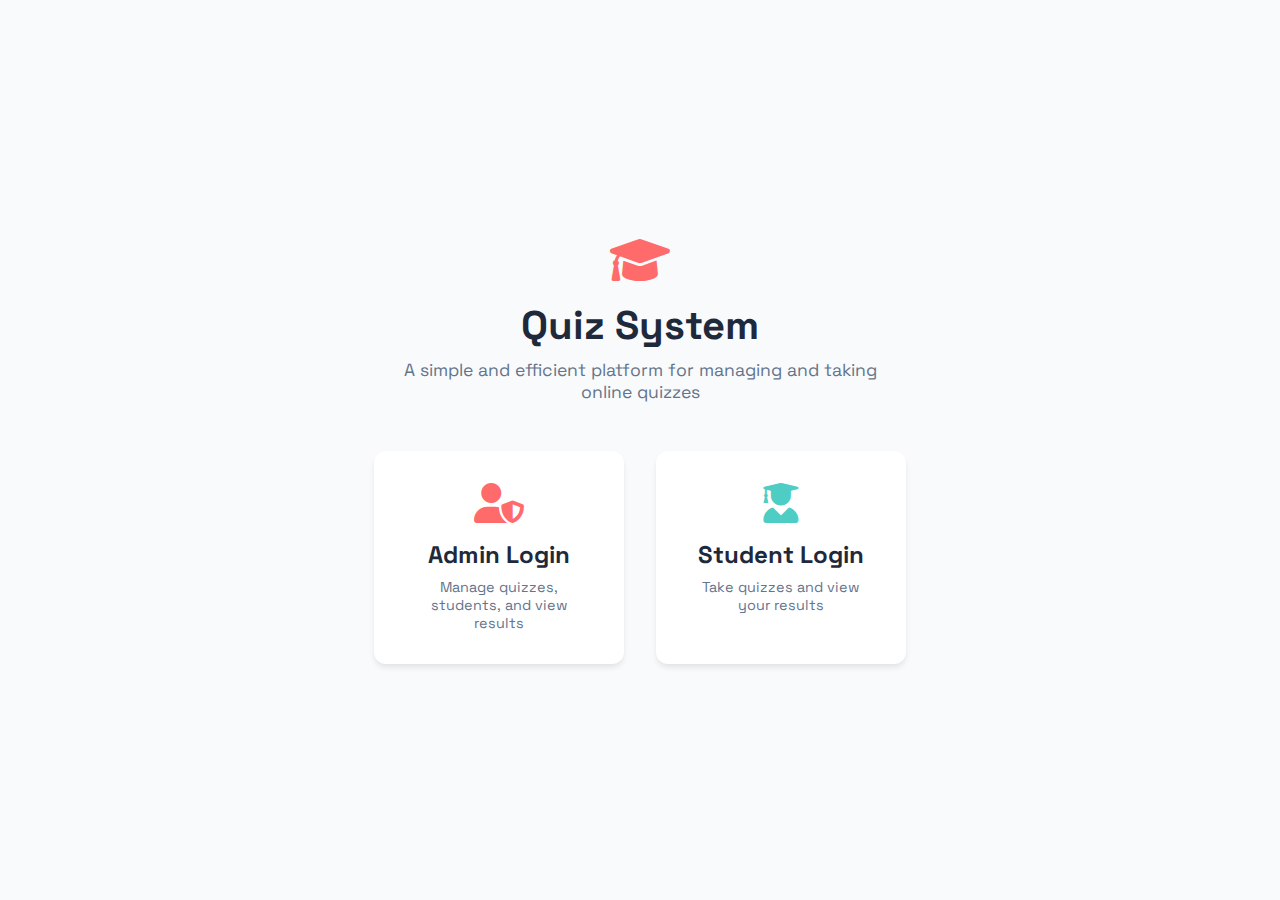
<file: index.html>
<!DOCTYPE html>
<html lang="en">
<head>
    <meta charset="UTF-8">
    <meta name="viewport" content="width=device-width, initial-scale=1.0">
    <title>Quiz System</title>
    <!-- Font Awesome for icons -->
    <link rel="stylesheet" href="https://cdnjs.cloudflare.com/ajax/libs/font-awesome/6.0.0/css/all.min.css">
    <!-- Google Fonts - Space Grotesk for modern typography -->
    <link href="https://fonts.googleapis.com/css2?family=Space+Grotesk:wght@400;500;600;700&display=swap" rel="stylesheet">
    <style>
        /* CSS Variables for consistent theming */
        :root {
            --bg: #f8fafc;          /* Light background color */
            --text: #1e293b;         /* Dark text color */
            --accent: #ff6b6b;        /* Primary accent color (coral) */
            --secondary: #4ecdc4;     /* Secondary accent color (teal) */
            --border: #e2e8f0;        /* Border color */
            --card-bg: #ffffff;       /* Card background color */
        }

        /* Reset default styles */
        * {
            margin: 0;
            padding: 0;
            box-sizing: border-box;
            font-family: 'Space Grotesk', sans-serif;
        }

        /* Base body styles */
        body {
            background: var(--bg);
            color: var(--text);
            min-height: 100vh;        /* Full viewport height */
            display: flex;
            flex-direction: column;
            align-items: center;
            justify-content: center;  /* Center content vertically */
            padding: 2rem;
        }

        /* Main container for content */
        .container {
            max-width: 800px;
            width: 100%;
            text-align: center;
        }

        /* Logo section styling */
        .logo {
            margin-bottom: 2rem;
        }

        /* Logo icon styling */
        .logo i {
            font-size: 3rem;
            color: var(--accent);
            margin-bottom: 1rem;
        }

        /* Logo heading styling */
        .logo h1 {
            font-size: 2.5rem;
            font-weight: 700;
            margin-bottom: 0.5rem;
        }

        /* Logo description text */
        .logo p {
            font-size: 1.1rem;
            color: #64748b;           /* Muted text color */
            max-width: 500px;
            margin: 0 auto;
        }

        /* Login options container */
        .login-options {
            display: flex;
            justify-content: center;
            gap: 2rem;                /* Space between login cards */
            margin-top: 3rem;
        }

        /* Individual login card styling */
        .login-card {
            background: var(--card-bg);
            border-radius: 12px;
            padding: 2rem;
            width: 250px;
            box-shadow: 0 4px 6px -1px rgba(0, 0, 0, 0.1);  /* Subtle shadow */
            transition: transform 0.2s, box-shadow 0.2s;      /* Smooth hover effect */
            cursor: pointer;
            text-decoration: none;
            color: var(--text);
        }

        /* Hover effect for login cards */
        .login-card:hover {
            transform: translateY(-5px);                      /* Slight lift effect */
            box-shadow: 0 10px 15px -3px rgba(0, 0, 0, 0.1); /* Enhanced shadow */
        }

        /* Icon styling within login cards */
        .login-card i {
            font-size: 2.5rem;
            margin-bottom: 1rem;
        }

        /* Admin card icon color */
        .login-card.admin i {
            color: var(--accent);
        }

        /* Student card icon color */
        .login-card.student i {
            color: var(--secondary);
        }

        /* Card heading styling */
        .login-card h2 {
            font-size: 1.5rem;
            margin-bottom: 0.5rem;
        }

        /* Card description text */
        .login-card p {
            font-size: 0.9rem;
            color: #64748b;           /* Muted text color */
        }

        /* Responsive design for mobile devices */
        @media (max-width: 600px) {
            /* Stack login cards vertically on small screens */
            .login-options {
                flex-direction: column;
                align-items: center;
            }
            
            /* Adjust card width for mobile */
            .login-card {
                width: 100%;
                max-width: 300px;
            }
        }
    </style>
</head>
<body>
    <!-- Main content container -->
    <div class="container">
        <!-- Logo and title section -->
        <div class="logo">
            <i class="fas fa-graduation-cap"></i>  <!-- Graduation cap icon -->
            <h1>Quiz System</h1>
            <p>A simple and efficient platform for managing and taking online quizzes</p>
        </div>
        
        <!-- Login options section with two cards -->
        <div class="login-options">
            <!-- Admin login card -->
            <a href="admin/login.html" class="login-card admin">
                <i class="fas fa-user-shield"></i>  <!-- Shield icon for admin -->
                <h2>Admin Login</h2>
                <p>Manage quizzes, students, and view results</p>
            </a>
            
            <!-- Student login card -->
            <a href="student/login.html" class="login-card student">
                <i class="fas fa-user-graduate"></i>  <!-- Graduate icon for student -->
                <h2>Student Login</h2>
                <p>Take quizzes and view your results</p>
            </a>
        </div>
    </div>
</body>
</html>
</file>
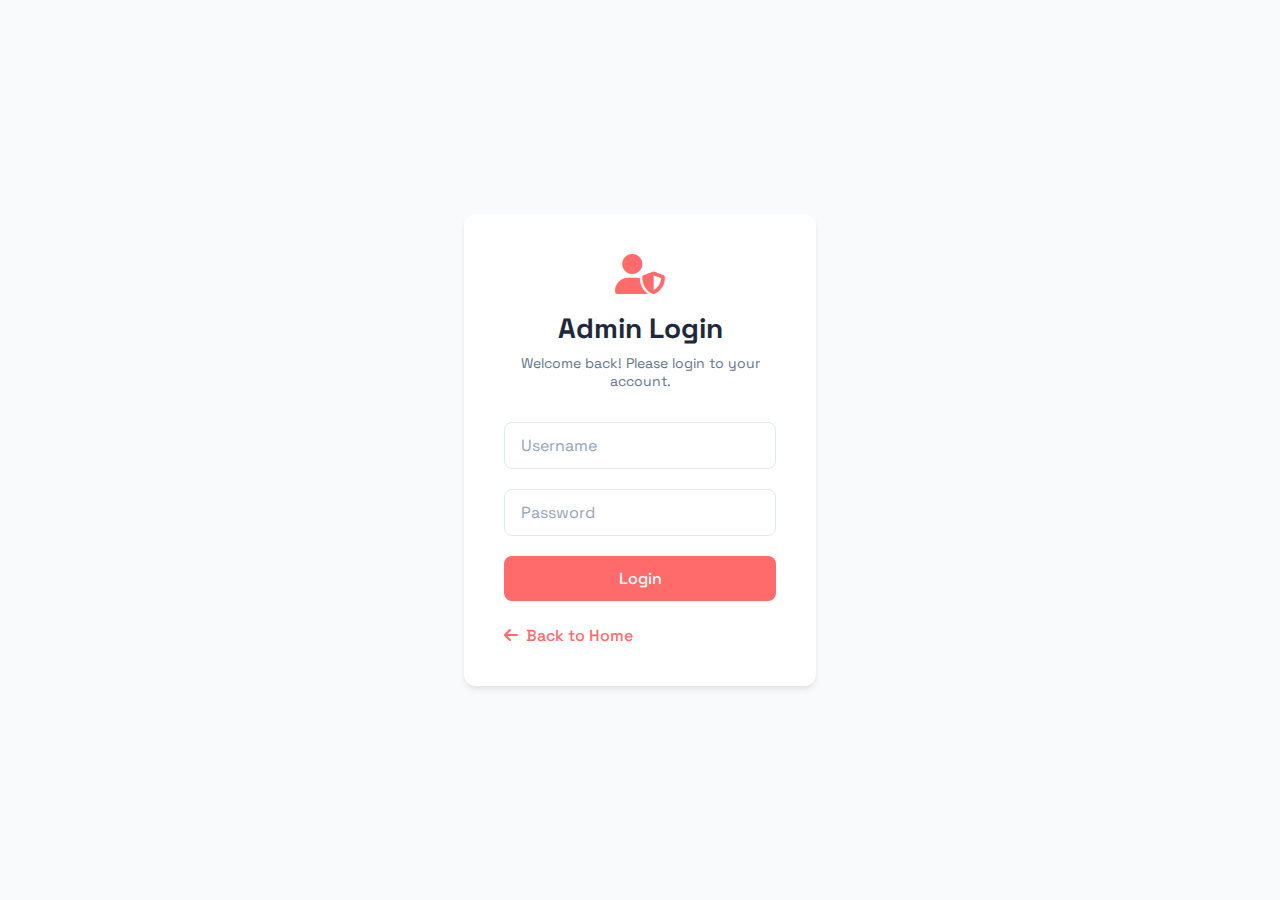
<file: admin/dashboard.html>
<!DOCTYPE html>
<html lang="en">
<head>
    <meta charset="UTF-8">
    <meta name="viewport" content="width=device-width, initial-scale=1.0">
    <title>Admin Dashboard - ExamPro</title>
    <link rel="stylesheet" href="https://cdnjs.cloudflare.com/ajax/libs/font-awesome/6.0.0/css/all.min.css">
    <link href="https://fonts.googleapis.com/css2?family=Space+Grotesk:wght@400;500;600;700&display=swap" rel="stylesheet">
    <style>
        :root {
            --bg: #f8fafc;
            --text: #1e293b;
            --accent: #ff6b6b;
            --secondary: #4ecdc4;
            --border: #e2e8f0;
            --error: #ef4444;
            --success: #22c55e;
            --warning: #f59e0b;
            --card-bg: #ffffff;
            --sidebar-width: 250px;
        }
        
        * {
            margin: 0;
            padding: 0;
            box-sizing: border-box;
            font-family: 'Space Grotesk', sans-serif;
        }

        body {
            background: var(--bg);
            color: var(--text);
            min-height: 100vh;
            display: flex;
        }

        /* Main Layout */
        .main-content {
            flex: 1;
            margin-left: var(--sidebar-width);
            padding: 2rem;
        }

        /* Sidebar */
        .sidebar {
            width: var(--sidebar-width);
            background: var(--card-bg);
            border-right: 1px solid var(--border);
            padding: 1.5rem;
            position: fixed;
            height: 100vh;
            overflow-y: auto;
        }

        .sidebar-header {
            display: flex;
            align-items: center;
            gap: 0.75rem;
            margin-bottom: 2rem;
            padding-bottom: 1rem;
            border-bottom: 1px solid var(--border);
        }

        .sidebar-header i {
            font-size: 1.5rem;
            color: var(--accent);
        }

        .sidebar-header h2 {
            font-size: 1.25rem;
            font-weight: 700;
        }

        .nav-menu {
            list-style: none;
        }

        .nav-item {
            margin-bottom: 0.5rem;
        }

        .nav-link {
            display: flex;
            align-items: center;
            gap: 0.75rem;
            padding: 0.75rem 1rem;
            color: var(--text);
            text-decoration: none;
            border-radius: 8px;
            transition: all 0.2s;
        }

        .nav-link:hover, .nav-link.active {
            background: var(--accent);
            color: white;
        }

        .nav-link i {
            font-size: 1.25rem;
        }

        /* Cards */
        .card {
            background: var(--card-bg);
            border-radius: 12px;
            padding: 1.5rem;
            box-shadow: 0 4px 6px -1px rgba(0, 0, 0, 0.1);
            margin-bottom: 1.5rem;
        }

        .card-header {
            display: flex;
            justify-content: space-between;
            align-items: center;
            margin-bottom: 1.5rem;
        }

        .card-header h3 {
            font-size: 1.25rem;
            font-weight: 600;
        }

        /* Forms */
        .form-group {
            margin-bottom: 1.25rem;
        }

        .form-control {
            width: 100%;
            padding: 0.75rem 1rem;
            border: 1px solid var(--border);
            border-radius: 8px;
            font-size: 1rem;
            transition: all 0.2s;
        }

        textarea.form-control {
            min-height: 100px;
            resize: vertical;
        }

        /* Buttons */
        .btn {
            padding: 0.75rem 1.5rem;
            border: none;
            border-radius: 8px;
            font-size: 1rem;
            font-weight: 500;
            cursor: pointer;
            transition: all 0.2s;
        }

        .btn-primary {
            background: var(--accent);
            color: white;
        }

        .btn-secondary {
            background: #4a5568;
            color: white;
            margin-right: 0.5rem;
        }

        .btn-danger {
            background: #e53e3e;
            color: white;
        }

        /* Tables */
        .table-container {
            overflow-x: auto;
            margin-top: 1rem;
        }

        table {
            width: 100%;
            border-collapse: collapse;
        }

        th, td {
            text-align: left;
            padding: 0.75rem;
            border-bottom: 1px solid var(--border);
        }

        th {
            background: var(--bg);
            font-weight: 600;
        }

        tr:hover {
            background: var(--bg);
        }

        /* Question Management */
        .option-input {
            display: flex;
            align-items: center;
            gap: 1rem;
            margin-bottom: 0.5rem;
        }

        .add-option-btn {
            background: #48bb78;
            color: white;
            padding: 0.5rem 1rem;
            border: none;
            border-radius: 0.25rem;
            cursor: pointer;
            margin-top: 0.5rem;
        }

        /* Student Credentials */
        .credentials-display {
            margin-top: 1rem;
            padding: 1rem;
            background: #f7fafc;
            border-radius: 0.5rem;
            border: 1px solid #e2e8f0;
        }

        /* Tab Content */
        .tab-content {
            display: none;
        }

        .tab-content.active {
            display: block;
        }

        /* Responsive Design */
        @media (max-width: 768px) {
            :root {
                --sidebar-width: 0px;
            }

            .sidebar {
                transform: translateX(-100%);
                transition: transform 0.3s ease;
                z-index: 1000;
            }

            .sidebar.active {
                transform: translateX(0);
                width: 250px;
            }

            .main-content {
                margin-left: 0;
                padding: 1rem;
            }

            .card {
                padding: 1rem;
            }

            .card-header {
                flex-direction: column;
                gap: 1rem;
                align-items: flex-start;
            }

            .table-container {
                margin: 0 -1rem;
                padding: 0 1rem;
            }

            table {
                font-size: 0.9rem;
            }

            th, td {
                padding: 0.5rem;
            }

            .btn {
                width: 100%;
                margin-bottom: 0.5rem;
            }

            .btn-secondary {
                margin-right: 0;
            }

            .form-group {
                margin-bottom: 1rem;
            }

            .option-input {
                flex-direction: column;
                gap: 0.5rem;
            }

            .option-input input {
                width: 100%;
            }

            .option-input button {
                width: 100%;
            }
        }

        /* Mobile Menu Button */
        .mobile-menu-btn {
            display: none;
            position: fixed;
            top: 1rem;
            left: 1rem;
            z-index: 1001;
            background: var(--accent);
            color: white;
            border: none;
            border-radius: 8px;
            padding: 0.5rem;
            cursor: pointer;
        }

        @media (max-width: 768px) {
            .mobile-menu-btn {
                display: block;
            }
        }
    </style>
</head>
<body>
    <button class="mobile-menu-btn" onclick="toggleSidebar()">
        <i class="fas fa-bars"></i>
    </button>
    <div class="sidebar">
        <div class="sidebar-header">
            <i class="fas fa-graduation-cap"></i>
            <h2>ExamPro</h2>
        </div>
        <ul class="nav-menu">
            <li class="nav-item">
                <a href="#" class="nav-link active" onclick="showTab('students')">
                    <i class="fas fa-user-graduate"></i>
                    Students
                </a>
            </li>
            <li class="nav-item">
                <a href="#" class="nav-link" onclick="showTab('exams')">
                    <i class="fas fa-file-alt"></i>
                    Exams
                </a>
            </li>
            <li class="nav-item">
                <a href="#" class="nav-link" onclick="showTab('questions')">
                    <i class="fas fa-question-circle"></i>
                    Questions
                </a>
            </li>
            <li class="nav-item">
                <a href="#" class="nav-link" onclick="showTab('results')">
                    <i class="fas fa-chart-bar"></i>
                    Results
                </a>
            </li>
        </ul>
    </div>

    <div class="main-content">
        <div class="header">
            <h1>Admin Dashboard</h1>
            <div class="user-menu">
                <button onclick="logout()">
                    <i class="fas fa-sign-out-alt"></i>
                    Logout
                </button>
            </div>
        </div>

        <div id="students" class="tab-content active">
            <div class="card">
                <div class="card-header">
                    <h3>Add New Student</h3>
                </div>
                <form id="addStudentForm" onsubmit="return handleAddStudent(event)">
                    <div class="form-group">
                        <input type="text" class="form-control" id="studentName" placeholder="Student Name" required>
                    </div>
                    <div class="form-group">
                        <input type="text" class="form-control" id="studentId" placeholder="Student ID" required>
                    </div>
                    <div class="form-group">
                        <input type="password" class="form-control" id="studentPassword" placeholder="Password" required>
                    </div>
                    <button type="submit" class="btn btn-primary">Add Student</button>
                </form>
                <div id="studentCredentials" class="credentials-display" style="display: none;">
                    <h4>Student Credentials:</h4>
                    <p>ID: <span id="newStudentId"></span></p>
                    <p>Password: <span id="newStudentPassword"></span></p>
                </div>
            </div>

            <div class="card">
                <div class="card-header">
                    <h3>Student List</h3>
                </div>
                <div class="table-container">
                    <table id="studentTable">
                        <thead>
                            <tr>
                                <th>ID</th>
                                <th>Name</th>
                                <th>Actions</th>
                            </tr>
                        </thead>
                        <tbody id="studentList"></tbody>
                    </table>
                </div>
            </div>
        </div>

        <div id="exams" class="tab-content">
            <div class="card">
                <div class="card-header">
                    <h3>Create New Exam</h3>
                </div>
                <form id="createExamForm" onsubmit="return handleCreateExam(event)">
                    <div class="form-group">
                        <input type="text" class="form-control" id="examTitle" placeholder="Exam Title" required>
                    </div>
                    <div class="form-group">
                        <textarea class="form-control" id="examDescription" placeholder="Exam Description" required></textarea>
                    </div>
                    <div class="form-group">
                        <input type="number" class="form-control" id="examDuration" placeholder="Duration (minutes)" required>
                    </div>
                    <button type="submit" class="btn btn-primary">Create Exam</button>
                </form>
            </div>

            <div class="card">
                <div class="card-header">
                    <h3>Exam List</h3>
                </div>
                <div class="table-container">
                    <table id="examTable">
                        <thead>
                            <tr>
                                <th>Title</th>
                                <th>Description</th>
                                <th>Duration</th>
                                <th>Questions</th>
                                <th>Actions</th>
                            </tr>
                        </thead>
                        <tbody id="examList"></tbody>
                    </table>
                </div>
            </div>
        </div>

        <div id="questions" class="tab-content">
            <div class="card">
                <div class="card-header">
                    <h3>Add Questions to Exam</h3>
                </div>
                <form id="addQuestionForm" onsubmit="handleAddQuestion(event)">
                    <div class="form-group">
                        <select class="form-control" id="examSelect" required>
                            <option value="">Select Exam</option>
                        </select>
                    </div>
                    <div class="form-group">
                        <textarea class="form-control" id="questionText" placeholder="Question Text" required></textarea>
                    </div>
                    <div id="optionsContainer">
                        <div class="option-input">
                            <input type="text" class="form-control" placeholder="Option 1" required>
                            <input type="radio" name="correctAnswer" value="0" required> Correct
                        </div>
                        <div class="option-input">
                            <input type="text" class="form-control" placeholder="Option 2" required>
                            <input type="radio" name="correctAnswer" value="1" required> Correct
                        </div>
                    </div>
                    <button type="button" class="add-option-btn" onclick="addOption()">Add Option</button>
                    <button type="submit" class="btn btn-primary" style="margin-top: 1rem;">Add Question</button>
                </form>
            </div>

            <div class="card">
                <div class="card-header">
                    <h3>Questions List</h3>
                </div>
                <div id="questionsList"></div>
            </div>
        </div>

        <div id="results" class="tab-content">
            <div class="card">
                <div class="card-header">
                    <h3>Exam Results</h3>
                </div>
                <div class="table-container">
                    <table id="resultsTable">
                        <thead>
                            <tr>
                                <th>Student ID</th>
                                <th>Student Name</th>
                                <th>Exam</th>
                                <th>Score</th>
                                <th>Date</th>
                            </tr>
                        </thead>
                        <tbody id="resultsList"></tbody>
                    </table>
                </div>
            </div>
        </div>
    </div>

    <script>
        // =============================================
        // AUTHENTICATION AND INITIALIZATION
        // =============================================
        // Check if admin is logged in
        window.onload = function() {
            const admin = JSON.parse(localStorage.getItem('currentAdmin'));
            if (!admin) {
                window.location.href = 'login.html';
                return;
            }

            // Initialize dashboard based on current page
            const currentPage = window.location.hash.slice(1) || 'students';
            showTab(currentPage);
            loadData(currentPage);
        };

        // =============================================
        // Tab Navigation System
        // =============================================
        function showTab(tabName) {
            // Hide all tab content
            document.querySelectorAll('.tab-content').forEach(tab => {
                tab.style.display = 'none';
            });

            // Show selected tab content
            document.getElementById(tabName).style.display = 'block';

            // Update active state in navigation
            document.querySelectorAll('.nav-link').forEach(link => {
                link.classList.remove('active');
                if (link.getAttribute('href') === `#${tabName}`) {
                    link.classList.add('active');
                }
            });
        }

        // =============================================
        // Student Management
        // =============================================
        function loadStudents() {
            const students = JSON.parse(localStorage.getItem('students') || '[]');
            const studentList = document.getElementById('studentList');
            
            if (studentList) {
                if (students.length === 0) {
                    studentList.innerHTML = '<tr><td colspan="3" style="text-align: center;">No students added yet</td></tr>';
                } else {
                    studentList.innerHTML = students.map(student => `
                        <tr>
                            <td>${student.id}</td>
                            <td>${student.name}</td>
                            <td>
                                <button onclick="resetPassword('${student.id}')" class="btn btn-secondary">Reset Password</button>
                                <button onclick="deleteStudent('${student.id}')" class="btn btn-danger">Delete</button>
                            </td>
                        </tr>
                    `).join('');
                }
            }
        }

        function handleAddStudent(event) {
            event.preventDefault();
            
            // Get form values
            const name = document.getElementById('studentName').value;
            const id = document.getElementById('studentId').value;
            const password = document.getElementById('studentPassword').value;

            // Get existing students or initialize empty array
            let students = JSON.parse(localStorage.getItem('students') || '[]');
            
            // Check if student ID already exists
            if (students.some(student => student.id === id)) {
                alert('Student ID already exists!');
                return;
            }

            // Add new student
            const newStudent = { id, name, password };
            students.push(newStudent);
            
            // Save to localStorage
            localStorage.setItem('students', JSON.stringify(students));
            
            // Show credentials
            document.getElementById('newStudentId').textContent = id;
            document.getElementById('newStudentPassword').textContent = password;
            document.getElementById('studentCredentials').style.display = 'block';
            
            // Reset form
            event.target.reset();
            
            // Reload student list
            loadStudents();
            
            alert('Student added successfully!');
        }

        function deleteStudent(studentId) {
            if (confirm('Are you sure you want to delete this student?')) {
                let students = JSON.parse(localStorage.getItem('students') || '[]');
                students = students.filter(student => student.id !== studentId);
                localStorage.setItem('students', JSON.stringify(students));
                loadStudents();
            }
        }

        function resetPassword(studentId) {
            let students = JSON.parse(localStorage.getItem('students') || '[]');
            const student = students.find(s => s.id === studentId);
            
            if (student) {
                const newPassword = Math.random().toString(36).substring(2, 8);
                student.password = newPassword;
                localStorage.setItem('students', JSON.stringify(students));
                alert(`New password for ${student.name}: ${newPassword}`);
            }
        }

        // =============================================
        // Exam Management
        // =============================================
        function loadExams() {
            const exams = JSON.parse(localStorage.getItem('exams') || '[]');
            const examList = document.getElementById('examList');
            
            if (examList) {
                if (exams.length === 0) {
                    examList.innerHTML = '<tr><td colspan="5" style="text-align: center;">No exams created yet</td></tr>';
                } else {
                    examList.innerHTML = exams.map(exam => `
                        <tr>
                            <td>${exam.title}</td>
                            <td>${exam.description}</td>
                            <td>${exam.duration} minutes</td>
                            <td>${exam.questions ? exam.questions.length : 0}</td>
                            <td>
                                <button onclick="editExam('${exam.id}')" class="btn btn-secondary">Edit</button>
                                <button onclick="deleteExam('${exam.id}')" class="btn btn-danger">Delete</button>
                            </td>
                        </tr>
                    `).join('');
                }
            }

            // Also update the exam select dropdown for questions
            const examSelect = document.getElementById('examSelect');
            if (examSelect) {
                examSelect.innerHTML = `
                    <option value="">Select Exam</option>
                    ${exams.map(exam => `
                        <option value="${exam.id}">${exam.title}</option>
                    `).join('')}
                `;
            }
        }

        function handleCreateExam(event) {
            event.preventDefault();
            
            // Get form values
            const title = document.getElementById('examTitle').value;
            const description = document.getElementById('examDescription').value;
            const duration = document.getElementById('examDuration').value;

            // Get existing exams or initialize empty array
            let exams = JSON.parse(localStorage.getItem('exams') || '[]');
            
            // Create new exam object
            const newExam = {
                id: Date.now().toString(), // Unique ID using timestamp
                title,
                description,
                duration,
                questions: []
            };
            
            // Add to exams array
            exams.push(newExam);
            
            // Save to localStorage
            localStorage.setItem('exams', JSON.stringify(exams));
            
            // Reset form
            event.target.reset();
            
            // Reload exam list
            loadExams();
            
            alert('Exam created successfully!');
        }

        function deleteExam(examId) {
            if (confirm('Are you sure you want to delete this exam?')) {
                let exams = JSON.parse(localStorage.getItem('exams') || '[]');
                exams = exams.filter(exam => exam.id !== examId);
                localStorage.setItem('exams', JSON.stringify(exams));
                loadExams();
            }
        }

        function editExam(examId) {
            const exams = JSON.parse(localStorage.getItem('exams') || '[]');
            const exam = exams.find(e => e.id === examId);
            
            if (exam) {
                // For now, just show the questions tab
                document.getElementById('examSelect').value = examId;
                showTab('questions');
                loadQuestions(examId);
            }
        }

        // =============================================
        // Question Management
        // =============================================
        function loadExamSelect() {
            const exams = JSON.parse(localStorage.getItem('exams') || '[]');
            const select = document.getElementById('examSelect');
            select.innerHTML = '<option value="">Select Exam</option>';
            
            exams.forEach(exam => {
                const option = document.createElement('option');
                option.value = exam.id;
                option.textContent = exam.title;
                select.appendChild(option);
            });
        }

        function addOption() {
            const optionsContainer = document.getElementById('optionsContainer');
            const optionCount = optionsContainer.children.length;
            
            const optionDiv = document.createElement('div');
            optionDiv.className = 'option-input';
            optionDiv.innerHTML = `
                <input type="text" placeholder="Option ${optionCount + 1}" required>
                <input type="radio" name="correctAnswer" value="${optionCount}" required>
                <label>Correct Answer</label>
                <button type="button" onclick="this.parentElement.remove()" class="btn-delete">Remove</button>
            `;
            
            optionsContainer.appendChild(optionDiv);
        }

        function handleAddQuestion(event) {
            event.preventDefault();
            const form = event.target;
            const examId = form.examSelect.value;
            
            if (!examId) {
                alert('Please select an exam');
                return;
            }

            // Gather question data
            const question = {
                text: form.questionText.value,
                options: [],
                correctAnswer: parseInt(form.querySelector('input[name="correctAnswer"]:checked').value)
            };

            // Get options
            form.querySelectorAll('.option-input input[type="text"]').forEach(input => {
                question.options.push(input.value);
            });

            // Save question to exam
            const exams = JSON.parse(localStorage.getItem('exams') || '[]');
            const examIndex = exams.findIndex(e => e.id === examId);
            
            if (examIndex !== -1) {
                if (!exams[examIndex].questions) {
                    exams[examIndex].questions = [];
                }
                exams[examIndex].questions.push(question);
                localStorage.setItem('exams', JSON.stringify(exams));
                
                // Reset form and reload questions
                form.reset();
                loadQuestions(examId);
            }
        }

        function loadQuestions(examId) {
            const exams = JSON.parse(localStorage.getItem('exams') || '[]');
            const exam = exams.find(e => e.id === examId);
            const questionsList = document.getElementById('questionsList');
            
            if (questionsList && exam) {
                if (!exam.questions || exam.questions.length === 0) {
                    questionsList.innerHTML = '<p>No questions added to this exam yet.</p>';
                } else {
                    questionsList.innerHTML = `
                        <table>
                            <thead>
                                <tr>
                                    <th>#</th>
                                    <th>Question</th>
                                    <th>Options</th>
                                    <th>Correct Answer</th>
                                    <th>Actions</th>
                                </tr>
                            </thead>
                            <tbody>
                                ${exam.questions.map((question, index) => `
                                    <tr>
                                        <td>${index + 1}</td>
                                        <td>${question.text}</td>
                                        <td>${question.options.join(', ')}</td>
                                        <td>${question.options[question.correctAnswer]}</td>
                                        <td>
                                            <button onclick="deleteQuestion('${examId}', ${index})" class="btn btn-danger">Delete</button>
                                        </td>
                                    </tr>
                                `).join('')}
                            </tbody>
                        </table>
                    `;
                }
            }
        }

        function deleteQuestion(examId, questionIndex) {
            if (confirm('Are you sure you want to delete this question?')) {
                let exams = JSON.parse(localStorage.getItem('exams') || '[]');
                const examIndex = exams.findIndex(e => e.id === examId);
                
                if (examIndex !== -1) {
                    exams[examIndex].questions.splice(questionIndex, 1);
                    localStorage.setItem('exams', JSON.stringify(exams));
                    loadQuestions(examId);
                }
            }
        }

        // =============================================
        // Results Management
        // =============================================
        function loadResults() {
            const results = JSON.parse(localStorage.getItem('results') || '[]');
            const tbody = document.querySelector('#resultsTable tbody');
            tbody.innerHTML = '';

            results.forEach(result => {
                const tr = document.createElement('tr');
                const scorePercentage = Math.round((result.score / result.totalQuestions) * 100);
                tr.innerHTML = `
                    <td>${result.studentName}</td>
                    <td>${result.examTitle}</td>
                    <td>${result.score}/${result.totalQuestions}</td>
                    <td>${scorePercentage}%</td>
                    <td>${new Date(result.date).toLocaleString()}</td>
                `;
                tbody.appendChild(tr);
            });
        }

        // =============================================
        // Data Loading and Tab Management
        // =============================================
        function loadData(tabName) {
            switch(tabName) {
                case 'students':
                    loadStudents();
                    break;
                case 'exams':
                    loadExams();
                    loadExamSelect();
                    break;
                case 'questions':
                    loadExamSelect();
                    break;
                case 'results':
                    loadResults();
                    break;
            }
        }

        // =============================================
        // Authentication
        // =============================================
        function logout() {
            localStorage.removeItem('currentAdmin');
            window.location.href = 'login.html';
        }

        // Add this at the beginning of your script section
        function toggleSidebar() {
            const sidebar = document.querySelector('.sidebar');
            sidebar.classList.toggle('active');
        }

        // Close sidebar when clicking outside on mobile
        document.addEventListener('click', function(event) {
            const sidebar = document.querySelector('.sidebar');
            const mobileMenuBtn = document.querySelector('.mobile-menu-btn');
            
            if (window.innerWidth <= 768) {
                if (!sidebar.contains(event.target) && !mobileMenuBtn.contains(event.target)) {
                    sidebar.classList.remove('active');
                }
            }
        });
    </script>
</body>
</html>
</file>
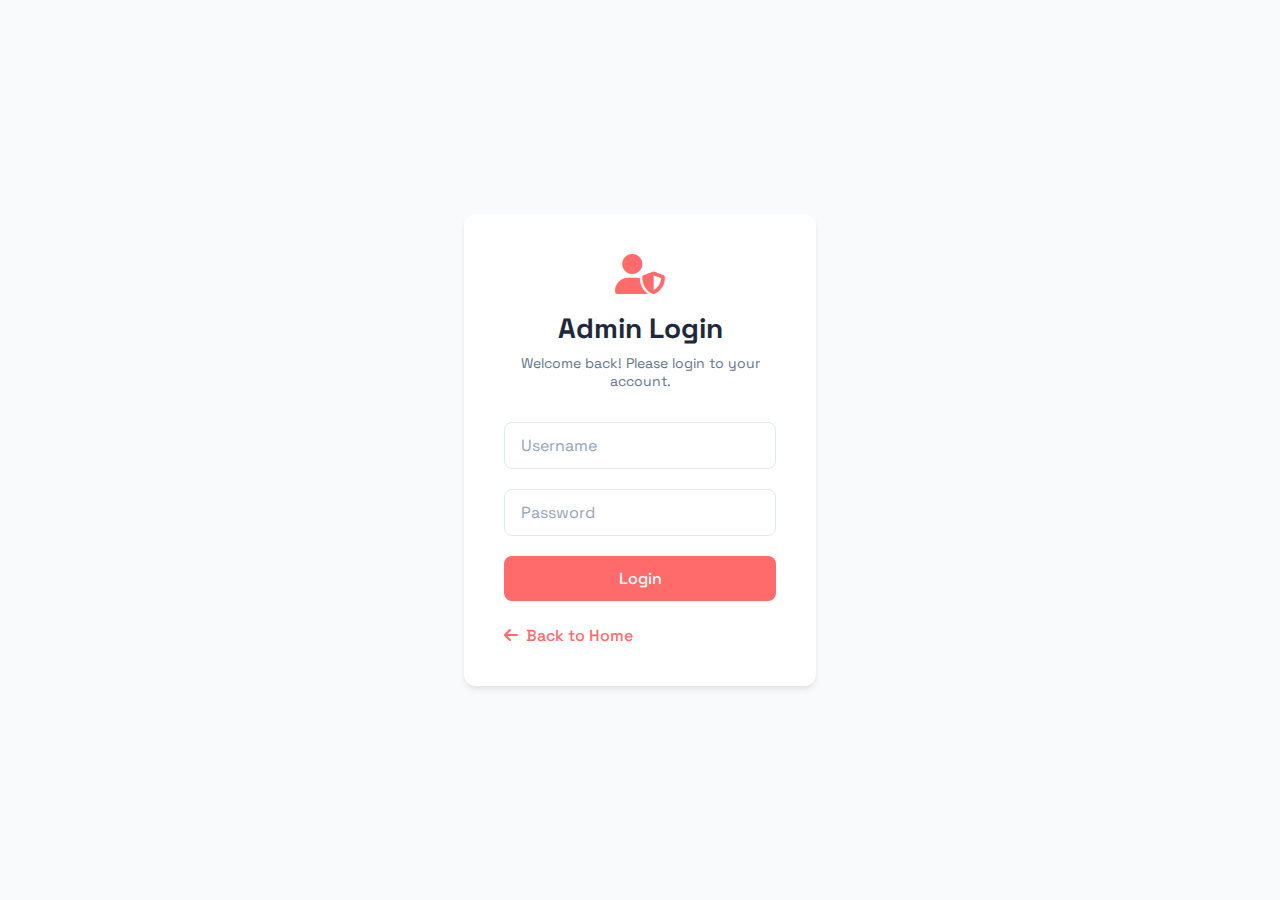
<file: admin/login.html>
<!DOCTYPE html>
<html lang="en">
<head>
    <meta charset="UTF-8">
    <meta name="viewport" content="width=device-width, initial-scale=1.0">
    <title>Admin Login - ExamPro</title>
    <!-- Font Awesome for icons -->
    <link rel="stylesheet" href="https://cdnjs.cloudflare.com/ajax/libs/font-awesome/6.0.0/css/all.min.css">
    <!-- Google Fonts - Space Grotesk for modern typography -->
    <link href="https://fonts.googleapis.com/css2?family=Space+Grotesk:wght@400;500;600;700&display=swap" rel="stylesheet">
    <style>
        /* CSS Variables for consistent theming */
        :root {
            --bg: #f8fafc;          /* Light background color */
            --text: #1e293b;         /* Dark text color */
            --accent: #ff6b6b;        /* Primary accent color (coral) */
            --secondary: #4ecdc4;     /* Secondary accent color (teal) */
            --border: #e2e8f0;        /* Border color */
            --error: #ef4444;         /* Error message color */
            --success: #22c55e;       /* Success message color */
        }

        /* Reset default styles */
        * {
            margin: 0;
            padding: 0;
            box-sizing: border-box;
            font-family: 'Space Grotesk', sans-serif;
        }

        /* Base body styles with centered content */
        body {
            background: var(--bg);
            color: var(--text);
            min-height: 100vh;
            display: flex;
            align-items: center;
            justify-content: center;
        }

        /* Main container for responsive width */
        .container {
            width: 100%;
            max-width: 400px;
            padding: 0 1.5rem;
        }

        /* Login form container with shadow and rounded corners */
        .login-container {
            background: white;
            padding: 2.5rem;
            border-radius: 12px;
            box-shadow: 0 4px 6px -1px rgba(0, 0, 0, 0.1);
        }

        /* Header section with icon and text */
        .login-header {
            text-align: center;
            margin-bottom: 2rem;
        }

        /* Admin icon styling */
        .login-header i {
            font-size: 2.5rem;
            color: var(--accent);
            margin-bottom: 1rem;
        }

        /* Header title styling */
        .login-header h1 {
            font-size: 1.75rem;
            font-weight: 700;
            color: var(--text);
            margin-bottom: 0.5rem;
        }

        /* Header subtitle styling */
        .login-header p {
            color: #64748b;
            font-size: 0.875rem;
        }

        /* Form group spacing */
        .form-group {
            margin-bottom: 1.25rem;
        }

        /* Input field styling */
        .form-control {
            width: 100%;
            padding: 0.75rem 1rem;
            border: 1px solid var(--border);
            border-radius: 8px;
            font-size: 1rem;
            transition: all 0.2s;
            color: var(--text);
        }

        /* Input field focus state */
        .form-control:focus {
            outline: none;
            border-color: var(--accent);
            box-shadow: 0 0 0 3px rgba(255, 107, 107, 0.1);
        }

        /* Placeholder text styling */
        .form-control::placeholder {
            color: #94a3b8;
        }

        /* Button base styles */
        .btn {
            width: 100%;
            padding: 0.75rem 1.5rem;
            border: none;
            border-radius: 8px;
            font-size: 1rem;
            font-weight: 500;
            cursor: pointer;
            transition: all 0.2s;
        }

        /* Primary button styling */
        .btn-primary {
            background: var(--accent);
            color: white;
        }

        /* Primary button hover effect */
        .btn-primary:hover {
            background: #ff5252;
            transform: translateY(-1px);
        }

        /* Back to home link styling */
        .back-link {
            display: inline-flex;
            align-items: center;
            gap: 0.5rem;
            color: var(--accent);
            text-decoration: none;
            font-weight: 500;
            margin-top: 1.5rem;
            transition: color 0.2s;
        }

        /* Back link hover effect */
        .back-link:hover {
            color: #ff5252;
        }

        /* Error message styling */
        .error-message {
            color: var(--error);
            font-size: 0.875rem;
            margin-top: 0.5rem;
            display: none;
        }

        /* Mobile responsive adjustments */
        @media (max-width: 480px) {
            .login-container {
                padding: 2rem;
            }
        }
    </style>
</head>
<body>
    <!-- Main content container -->
    <div class="container">
        <!-- Login form container -->
        <div class="login-container">
            <!-- Header with icon and welcome message -->
            <div class="login-header">
                <i class="fas fa-user-shield"></i>  <!-- Admin shield icon -->
                <h1>Admin Login</h1>
                <p>Welcome back! Please login to your account.</p>
            </div>
            <!-- Login form with validation -->
            <form id="adminLoginForm" onsubmit="handleAdminLogin(event)">
                <!-- Username input field -->
                <div class="form-group">
                    <input type="text" class="form-control" id="username" placeholder="Username" required>
                    <div class="error-message" id="usernameError"></div>
                </div>
                <!-- Password input field -->
                <div class="form-group">
                    <input type="password" class="form-control" id="password" placeholder="Password" required>
                    <div class="error-message" id="passwordError"></div>
                </div>
                <!-- Submit button -->
                <button type="submit" class="btn btn-primary">Login</button>
            </form>
            <!-- Back to home link -->
            <a href="../index.html" class="back-link">
                <i class="fas fa-arrow-left"></i>
                Back to Home
            </a>
        </div>
    </div>
    <!-- JavaScript for form handling -->
    <script src="../js/admin.js"></script>
    <script>
        // Initialize storage when the page loads
        document.addEventListener('DOMContentLoaded', function() {
            console.log('Page loaded, initializing...');
            
            // Test if admin.js is loaded correctly
            if (typeof ADMIN_CREDENTIALS !== 'undefined') {
                console.log('Admin credentials loaded:', ADMIN_CREDENTIALS);
            } else {
                console.error('Admin credentials not found! admin.js may not be loaded correctly.');
            }
            
            if (typeof initializeStorage === 'function') {
                initializeStorage();
            } else {
                console.error('initializeStorage function not found!');
            }
        });
    </script>
</body>
</html>
</file>
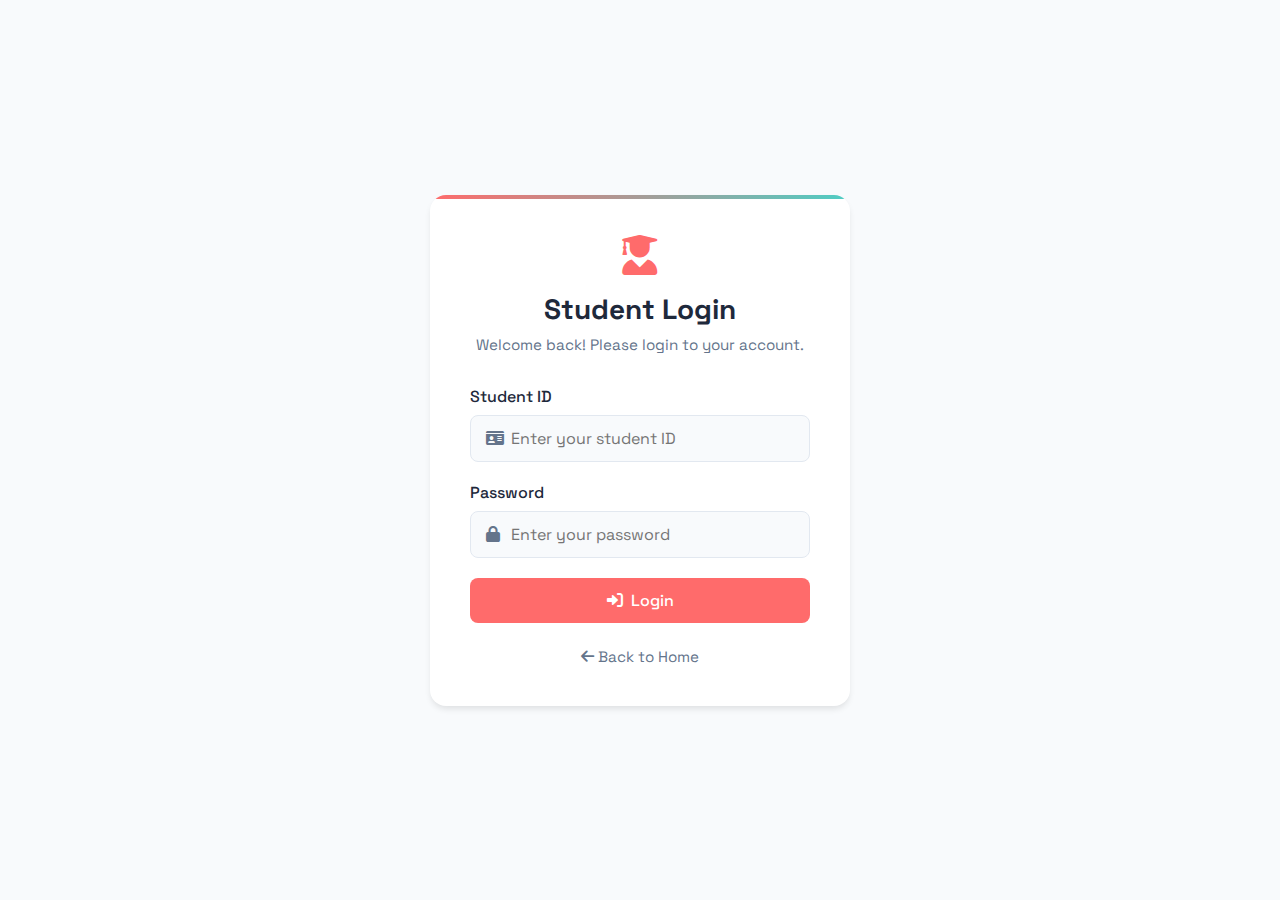
<file: student/dashboard.html>
<!DOCTYPE html>
<html lang="en">
<head>
    <meta charset="UTF-8">
    <meta name="viewport" content="width=device-width, initial-scale=1.0">
    <title>Student Dashboard - ExamPro</title>
    <link rel="stylesheet" href="https://cdnjs.cloudflare.com/ajax/libs/font-awesome/6.0.0/css/all.min.css">
    <link href="https://fonts.googleapis.com/css2?family=Space+Grotesk:wght@400;500;600;700&display=swap" rel="stylesheet">
    <style>
        :root {
            --bg: #f8fafc;
            --text: #1e293b;
            --accent: #ff6b6b;
            --secondary: #4ecdc4;
            --border: #e2e8f0;
            --error: #ef4444;
            --success: #22c55e;
            --warning: #f59e0b;
            --card-bg: #ffffff;
            --sidebar-width: 250px;
            --primary-color: #ff6b6b;
            --secondary-color: #4ecdc4;
            --light-text: #64748b;
            --background: #f8fafc;
            --border-color: #e2e8f0;
            --danger-color: #ef4444;
        }

        * {
            margin: 0;
            padding: 0;
            box-sizing: border-box;
            font-family: 'Space Grotesk', sans-serif;
        }

        body {
            background: var(--bg);
            color: var(--text);
            min-height: 100vh;
        }

        .container {
            display: flex;
            min-height: 100vh;
        }

        /* Sidebar Styles */
        .sidebar {
            width: var(--sidebar-width);
            background-color: var(--card-bg);
            border-right: 1px solid var(--border);
            padding: 1.5rem;
            position: fixed;
            height: 100vh;
            overflow-y: auto;
        }

        .logo {
            display: flex;
            align-items: center;
            gap: 0.5rem;
            margin-bottom: 2rem;
            padding-bottom: 1rem;
            border-bottom: 1px solid var(--border);
        }

        .logo i {
            font-size: 1.5rem;
            color: var(--accent);
        }

        .logo h2 {
            font-size: 1.25rem;
            color: var(--text);
        }

        .nav-menu {
            list-style: none;
        }

        .nav-item {
            margin-bottom: 0.5rem;
        }

        .nav-link {
            display: flex;
            align-items: center;
            gap: 0.75rem;
            padding: 0.75rem 1rem;
            color: var(--text);
            text-decoration: none;
            border-radius: 8px;
            transition: all 0.2s;
        }

        .nav-link:hover, .nav-link.active {
            background: var(--accent);
            color: white;
        }

        .nav-link i {
            width: 1.25rem;
            text-align: center;
        }

        /* Main Content Styles */
        .main-content {
            flex: 1;
            margin-left: 250px;
            padding: 2rem;
        }

        .header {
            display: flex;
            justify-content: space-between;
            align-items: center;
            margin-bottom: 2rem;
        }

        .header h1 {
            font-size: 1.5rem;
            color: var(--text);
        }

        .user-menu button {
            display: flex;
            align-items: center;
            gap: 0.5rem;
            padding: 0.5rem 1rem;
            background-color: var(--card-bg);
            border: 1px solid var(--border);
            border-radius: 0.5rem;
            color: var(--text);
            cursor: pointer;
            transition: all 0.3s ease;
        }

        .user-menu button:hover {
            background-color: var(--bg);
        }

        /* Card Styles */
        .card {
            background-color: var(--card-bg);
            border-radius: 0.75rem;
            border: 1px solid var(--border);
            margin-bottom: 1.5rem;
        }

        .card-header {
            padding: 1.25rem;
            border-bottom: 1px solid var(--border);
        }

        .card-header h3 {
            font-size: 1.125rem;
            color: var(--text);
        }

        .welcome-card {
            background: linear-gradient(135deg, var(--primary-color), var(--secondary-color));
            color: white;
            padding: 2rem;
            border-radius: 0.75rem;
            margin-bottom: 1.5rem;
        }

        .welcome-card h2 {
            font-size: 1.5rem;
            margin-bottom: 0.5rem;
        }

        .welcome-card p {
            opacity: 0.9;
        }

        /* Stats Grid */
        .stats-grid {
            display: grid;
            grid-template-columns: repeat(auto-fit, minmax(200px, 1fr));
            gap: 1rem;
            margin-bottom: 1.5rem;
        }

        .stat-card {
            background-color: var(--card-bg);
            border-radius: 0.75rem;
            border: 1px solid var(--border);
            padding: 1.25rem;
            display: flex;
            align-items: center;
            gap: 1rem;
        }

        .stat-icon {
            width: 3rem;
            height: 3rem;
            border-radius: 0.75rem;
            display: flex;
            align-items: center;
            justify-content: center;
            font-size: 1.25rem;
        }

        .stat-icon.exams {
            background-color: rgba(37, 99, 235, 0.1);
            color: var(--primary-color);
        }

        .stat-icon.completed {
            background-color: rgba(16, 185, 129, 0.1);
            color: var(--success-color);
        }

        .stat-icon.pending {
            background-color: rgba(245, 158, 11, 0.1);
            color: var(--warning-color);
        }

        .stat-info h4 {
            font-size: 0.875rem;
            color: var(--light-text);
            margin-bottom: 0.25rem;
        }

        .stat-info p {
            font-size: 1.5rem;
            font-weight: 600;
            color: var(--text);
        }

        /* Exam List Styles */
        .exam-list {
            padding: 1.25rem;
        }

        .exam-card {
            background-color: var(--card-bg);
            border: 1px solid var(--border);
            border-radius: 0.75rem;
            padding: 1.25rem;
            margin-bottom: 1rem;
        }

        .exam-header h3 {
            font-size: 1.125rem;
            margin-bottom: 0.5rem;
        }

        .exam-header p {
            color: var(--light-text);
            margin-bottom: 1rem;
        }

        .exam-info {
            display: flex;
            gap: 1rem;
            margin-bottom: 1rem;
        }

        .exam-info span {
            display: flex;
            align-items: center;
            gap: 0.5rem;
            color: var(--light-text);
        }

        .exam-footer {
            display: flex;
            justify-content: flex-end;
        }

        /* Table Styles */
        .table-container {
            overflow-x: auto;
            padding: 1.25rem;
        }

        table {
            width: 100%;
            border-collapse: collapse;
        }

        th, td {
            padding: 0.75rem;
            text-align: left;
            border-bottom: 1px solid var(--border);
        }

        th {
            font-weight: 500;
            color: var(--light-text);
        }

        /* Button Styles */
        .btn {
            padding: 0.5rem 1rem;
            border-radius: 0.5rem;
            border: none;
            cursor: pointer;
            font-weight: 500;
            display: inline-flex;
            align-items: center;
            gap: 0.5rem;
            transition: all 0.3s ease;
        }

        .btn-primary {
            background-color: var(--accent);
            color: white;
        }

        .btn-primary:hover {
            background-color: #ff5252;
        }

        .btn-secondary {
            background-color: var(--bg);
            color: var(--text);
        }

        .btn-secondary:hover {
            background-color: var(--border);
        }

        /* Score Badge Styles */
        .score-badge {
            padding: 0.25rem 0.75rem;
            border-radius: 1rem;
            font-size: 0.875rem;
            font-weight: 500;
        }

        .score-high {
            background-color: rgba(16, 185, 129, 0.1);
            color: var(--success-color);
        }

        .score-medium {
            background-color: rgba(245, 158, 11, 0.1);
            color: var(--warning-color);
        }

        .score-low {
            background-color: rgba(239, 68, 68, 0.1);
            color: var(--danger-color);
        }

        /* Profile Styles */
        .profile-info {
            padding: 1.25rem;
        }

        .form-group {
            margin-bottom: 1rem;
        }

        .form-group label {
            display: block;
            font-size: 0.875rem;
            color: var(--light-text);
            margin-bottom: 0.25rem;
        }

        .form-group p {
            font-size: 1rem;
            color: var(--text);
        }

        /* Tab Content Styles */
        .tab-content {
            display: none;
        }

        .tab-content.active {
            display: block;
        }

        /* Responsive Design */
        @media (max-width: 768px) {
            :root {
                --sidebar-width: 0px;
            }

            .container {
                flex-direction: column;
            }

            .sidebar {
                transform: translateX(-100%);
                transition: transform 0.3s ease;
                z-index: 1000;
                width: 100%;
                height: 100vh;
            }

            .sidebar.active {
                transform: translateX(0);
            }

            .main-content {
                margin-left: 0;
                padding: 1rem;
            }

            .header {
                flex-direction: column;
                gap: 1rem;
                align-items: flex-start;
            }

            .welcome-card {
                padding: 1.5rem;
            }

            .stats-grid {
                grid-template-columns: 1fr;
            }

            .stat-card {
                padding: 1rem;
            }

            .exam-card {
                flex-direction: column;
                gap: 1rem;
            }

            .exam-info {
                width: 100%;
            }

            .exam-actions {
                width: 100%;
                flex-direction: column;
            }

            .exam-actions button {
                width: 100%;
            }

            .table-container {
                margin: 0 -1rem;
                padding: 0 1rem;
                overflow-x: auto;
            }

            table {
                font-size: 0.9rem;
            }

            th, td {
                padding: 0.5rem;
            }

            .profile-grid {
                grid-template-columns: 1fr;
            }
        }

        /* Mobile Menu Button */
        .mobile-menu-btn {
            display: none;
            position: fixed;
            top: 1rem;
            left: 1rem;
            z-index: 1001;
            background: var(--accent);
            color: white;
            border: none;
            border-radius: 8px;
            padding: 0.5rem;
            cursor: pointer;
        }

        @media (max-width: 768px) {
            .mobile-menu-btn {
                display: block;
            }
        }
    </style>
</head>
<body>
    <button class="mobile-menu-btn" onclick="toggleSidebar()">
        <i class="fas fa-bars"></i>
    </button>
    <div class="container">
        <div class="sidebar">
            <div class="logo">
                <i class="fas fa-graduation-cap"></i>
                <h2>ExamPro</h2>
            </div>
            <ul class="nav-menu">
                <li class="nav-item">
                    <a href="#" class="nav-link active" onclick="showTab('dashboard')">
                        <i class="fas fa-home"></i>
                        Dashboard
                    </a>
                </li>
                <li class="nav-item">
                    <a href="#" class="nav-link" onclick="showTab('exams')">
                        <i class="fas fa-file-alt"></i>
                        Exams
                    </a>
                </li>
                <li class="nav-item">
                    <a href="#" class="nav-link" onclick="showTab('results')">
                        <i class="fas fa-chart-bar"></i>
                        Results
                    </a>
                </li>
                <li class="nav-item">
                    <a href="#" class="nav-link" onclick="showTab('profile')">
                        <i class="fas fa-user"></i>
                        Profile
                    </a>
                </li>
            </ul>
        </div>

        <div class="main-content">
            <div class="header">
                <h1>Student Dashboard</h1>
                <div class="user-menu">
                    <button onclick="logout()">
                        <i class="fas fa-sign-out-alt"></i>
                        Logout
                    </button>
                </div>
            </div>

            <div id="dashboard" class="tab-content active">
                <div class="welcome-card">
                    <h2>Welcome, <span id="studentName">Student</span>!</h2>
                    <p>Here's an overview of your exam performance and upcoming tests.</p>
                </div>

                <div class="stats-grid">
                    <div class="stat-card">
                        <div class="stat-icon exams">
                            <i class="fas fa-file-alt"></i>
                        </div>
                        <div class="stat-info">
                            <h4>Total Exams</h4>
                            <p id="totalExams">0</p>
                        </div>
                    </div>
                    <div class="stat-card">
                        <div class="stat-icon completed">
                            <i class="fas fa-check-circle"></i>
                        </div>
                        <div class="stat-info">
                            <h4>Completed</h4>
                            <p id="completedExams">0</p>
                        </div>
                    </div>
                    <div class="stat-card">
                        <div class="stat-icon pending">
                            <i class="fas fa-clock"></i>
                        </div>
                        <div class="stat-info">
                            <h4>Pending</h4>
                            <p id="pendingExams">0</p>
                        </div>
                    </div>
                </div>

                <div class="card">
                    <div class="card-header">
                        <h3>Upcoming Exams</h3>
                    </div>
                    <div class="exam-list" id="upcomingExamsList">
                        <!-- Upcoming exams will be loaded here -->
                    </div>
                </div>
            </div>

            <div id="exams" class="tab-content">
                <div class="card">
                    <div class="card-header">
                        <h3>Available Exams</h3>
                    </div>
                    <div class="exam-list" id="availableExamsList">
                        <!-- Available exams will be loaded here -->
                    </div>
                </div>
            </div>

            <div id="results" class="tab-content">
                <div class="card">
                    <div class="card-header">
                        <h3>Exam Results</h3>
                    </div>
                    <div class="table-container">
                        <table id="resultsTable">
                            <thead>
                                <tr>
                                    <th>Exam</th>
                                    <th>Date</th>
                                    <th>Score</th>
                                    <th>Status</th>
                                    <th>Actions</th>
                                </tr>
                            </thead>
                            <tbody id="resultsList">
                                <!-- Results will be loaded here -->
                            </tbody>
                        </table>
                    </div>
                </div>
            </div>

            <div id="profile" class="tab-content">
                <div class="card">
                    <div class="card-header">
                        <h3>Student Profile</h3>
                    </div>
                    <div class="profile-info">
                        <div class="form-group">
                            <label>Student ID</label>
                            <p id="profileStudentId">-</p>
                        </div>
                        <div class="form-group">
                            <label>Name</label>
                            <p id="profileName">-</p>
                        </div>
                        <div class="form-group">
                            <label>Email</label>
                            <p id="profileEmail">-</p>
                        </div>
                        <div class="form-group">
                            <label>Joined Date</label>
                            <p id="profileJoinedDate">-</p>
                        </div>
                    </div>
                </div>
            </div>
        </div>
    </div>

    <script>
        // =============================================
        // STUDENT DASHBOARD FUNCTIONALITY
        // =============================================

        // Authentication Check
        // Check if student is logged in, redirect to login if not
        const currentStudent = JSON.parse(localStorage.getItem('currentStudent'));
        if (!currentStudent) {
            window.location.href = 'login.html';
        }

        // Update welcome message with student's name
        document.getElementById('studentName').textContent = currentStudent.name || 'Student';
        
        // =============================================
        // Tab Navigation System
        // =============================================
        function showTab(tabId) {
            // Hide all tab contents
            document.querySelectorAll('.tab-content').forEach(content => {
                content.classList.remove('active');
            });
            
            // Show selected tab content
            document.getElementById(tabId).classList.add('active');
            
            // Update active nav link styling
            document.querySelectorAll('.nav-link').forEach(link => {
                link.classList.remove('active');
            });
            
            document.querySelector(`.nav-link[onclick="showTab('${tabId}')"]`).classList.add('active');
            
            // Load appropriate data based on selected tab
            switch(tabId) {
                case 'dashboard':
                    loadDashboardData();
                    break;
                case 'exams':
                    loadAvailableExams();
                    break;
                case 'results':
                    loadResults();
                    break;
                case 'profile':
                    loadProfile();
                    break;
            }
        }
        
        // =============================================
        // Dashboard Data Management
        // =============================================
        function loadDashboardData() {
            // Get all exams and results from localStorage
            const exams = JSON.parse(localStorage.getItem('exams')) || [];
            const results = JSON.parse(localStorage.getItem('results')) || [];
            
            // Filter results for current student only
            const studentResults = results.filter(result => result.studentId === currentStudent.id);
            
            // Update dashboard statistics
            document.getElementById('totalExams').textContent = exams.length;
            document.getElementById('completedExams').textContent = studentResults.length;
            document.getElementById('pendingExams').textContent = exams.length - studentResults.length;
            
            // Load upcoming exams section
            loadUpcomingExams();
        }
        
        // =============================================
        // Exam Management
        // =============================================
        function loadUpcomingExams() {
            // Get exams and results data
            const exams = JSON.parse(localStorage.getItem('exams')) || [];
            const results = JSON.parse(localStorage.getItem('results')) || [];
            
            // Find exams that student hasn't completed yet
            const completedExamIds = results
                .filter(result => result.studentId === currentStudent.id)
                .map(result => result.examId);
            
            const upcomingExams = exams.filter(exam => !completedExamIds.includes(exam.id));
            
            // Display upcoming exams or message if none available
            const upcomingExamsList = document.getElementById('upcomingExamsList');
            upcomingExamsList.innerHTML = upcomingExams.length === 0 
                ? '<p>No upcoming exams available.</p>'
                : upcomingExams.map(exam => `
                    <div class="exam-card">
                        <div class="exam-header">
                            <h3>${exam.title}</h3>
                            <p>${exam.description}</p>
                        </div>
                        <div class="exam-body">
                            <div class="exam-info">
                                <span><i class="fas fa-clock"></i> ${exam.duration} minutes</span>
                                <span><i class="fas fa-question-circle"></i> ${exam.questions ? exam.questions.length : 0} questions</span>
                            </div>
                        </div>
                        <div class="exam-footer">
                            <button class="btn btn-primary" onclick="startExam('${exam.id}')">
                                <i class="fas fa-play"></i> Start Exam
                            </button>
                        </div>
                    </div>
                `).join('');
        }
        
        // Load available exams for the Exams tab
        function loadAvailableExams() {
            // Get exams and results data
            const exams = JSON.parse(localStorage.getItem('exams')) || [];
            const results = JSON.parse(localStorage.getItem('results')) || [];
            
            // Filter out completed exams
            const completedExamIds = results
                .filter(result => result.studentId === currentStudent.id)
                .map(result => result.examId);
            
            const availableExams = exams.filter(exam => !completedExamIds.includes(exam.id));
            
            // Display available exams or message if none available
            const availableExamsList = document.getElementById('availableExamsList');
            availableExamsList.innerHTML = availableExams.length === 0 
                ? '<p>No exams available at the moment.</p>'
                : availableExams.map(exam => `
                    <div class="exam-card">
                        <div class="exam-header">
                            <h3>${exam.title}</h3>
                            <p>${exam.description}</p>
                        </div>
                        <div class="exam-body">
                            <div class="exam-info">
                                <span><i class="fas fa-clock"></i> ${exam.duration} minutes</span>
                                <span><i class="fas fa-question-circle"></i> ${exam.questions ? exam.questions.length : 0} questions</span>
                            </div>
                        </div>
                        <div class="exam-footer">
                            <button class="btn btn-primary" onclick="startExam('${exam.id}')">
                                <i class="fas fa-play"></i> Start Exam
                            </button>
                        </div>
                    </div>
                `).join('');
        }
        
        // =============================================
        // Results Management
        // =============================================
        function loadResults() {
            // Get results and exams data
            const results = JSON.parse(localStorage.getItem('results')) || [];
            const exams = JSON.parse(localStorage.getItem('exams')) || [];
            
            // Filter and sort results for current student (newest first)
            const studentResults = results
                .filter(result => result.studentId === currentStudent.id)
                .sort((a, b) => new Date(b.date) - new Date(a.date));
            
            // Display results or message if none available
            const resultsList = document.getElementById('resultsList');
            resultsList.innerHTML = studentResults.length === 0 
                ? '<tr><td colspan="5">No results available.</td></tr>'
                : studentResults.map(result => {
                    const exam = exams.find(e => e.id === result.examId) || { title: 'Unknown Exam' };
                    const scorePercentage = Math.round((result.score / result.totalQuestions) * 100);
                    const scoreClass = scorePercentage >= 70 ? 'score-high' 
                        : scorePercentage >= 50 ? 'score-medium' 
                        : 'score-low';
                    
                    return `
                        <tr>
                            <td>${exam.title}</td>
                            <td>${new Date(result.date).toLocaleDateString()}</td>
                            <td><span class="score-badge ${scoreClass}">${scorePercentage}%</span></td>
                            <td>${scorePercentage >= 50 ? 'Passed' : 'Failed'}</td>
                            <td>
                                <button class="btn btn-secondary" onclick="viewResultDetails('${result.id}')">
                                    <i class="fas fa-eye"></i> View
                                </button>
                            </td>
                        </tr>
                    `;
                }).join('');
        }
        
        // =============================================
        // Profile Management
        // =============================================
        function loadProfile() {
            // Display student profile information
            document.getElementById('profileStudentId').textContent = currentStudent.id || '-';
            document.getElementById('profileName').textContent = currentStudent.name || '-';
            document.getElementById('profileEmail').textContent = currentStudent.email || '-';
            document.getElementById('profileJoinedDate').textContent = currentStudent.joinedDate || '-';
        }
        
        // =============================================
        // Exam Actions
        // =============================================
        function startExam(examId) {
            // Get exam data and validate
            const exams = JSON.parse(localStorage.getItem('exams')) || [];
            const exam = exams.find(e => e.id === examId);
            
            if (!exam) {
                alert('Exam not found. Please try again.');
                return;
            }
            
            // Store current exam and redirect to exam page
            localStorage.setItem('currentExam', JSON.stringify(exam));
            window.location.href = 'exam.html';
        }
        
        function viewResultDetails(resultId) {
            // Store result ID and redirect to result page
            localStorage.setItem('currentResultId', resultId);
            window.location.href = 'result.html';
        }
        
        // =============================================
        // Authentication
        // =============================================
        function logout() {
            // Clear student session and redirect to login
            localStorage.removeItem('currentStudent');
            window.location.href = 'login.html';
        }
        
        // Initialize dashboard on page load
        window.onload = function() {
            loadDashboardData();
        };

        function toggleSidebar() {
            const sidebar = document.querySelector('.sidebar');
            sidebar.classList.toggle('active');
        }

        // Close sidebar when clicking outside on mobile
        document.addEventListener('click', function(event) {
            const sidebar = document.querySelector('.sidebar');
            const mobileMenuBtn = document.querySelector('.mobile-menu-btn');
            
            if (window.innerWidth <= 768) {
                if (!sidebar.contains(event.target) && !mobileMenuBtn.contains(event.target)) {
                    sidebar.classList.remove('active');
                }
            }
        });
    </script>
</body>
</html>
</file>
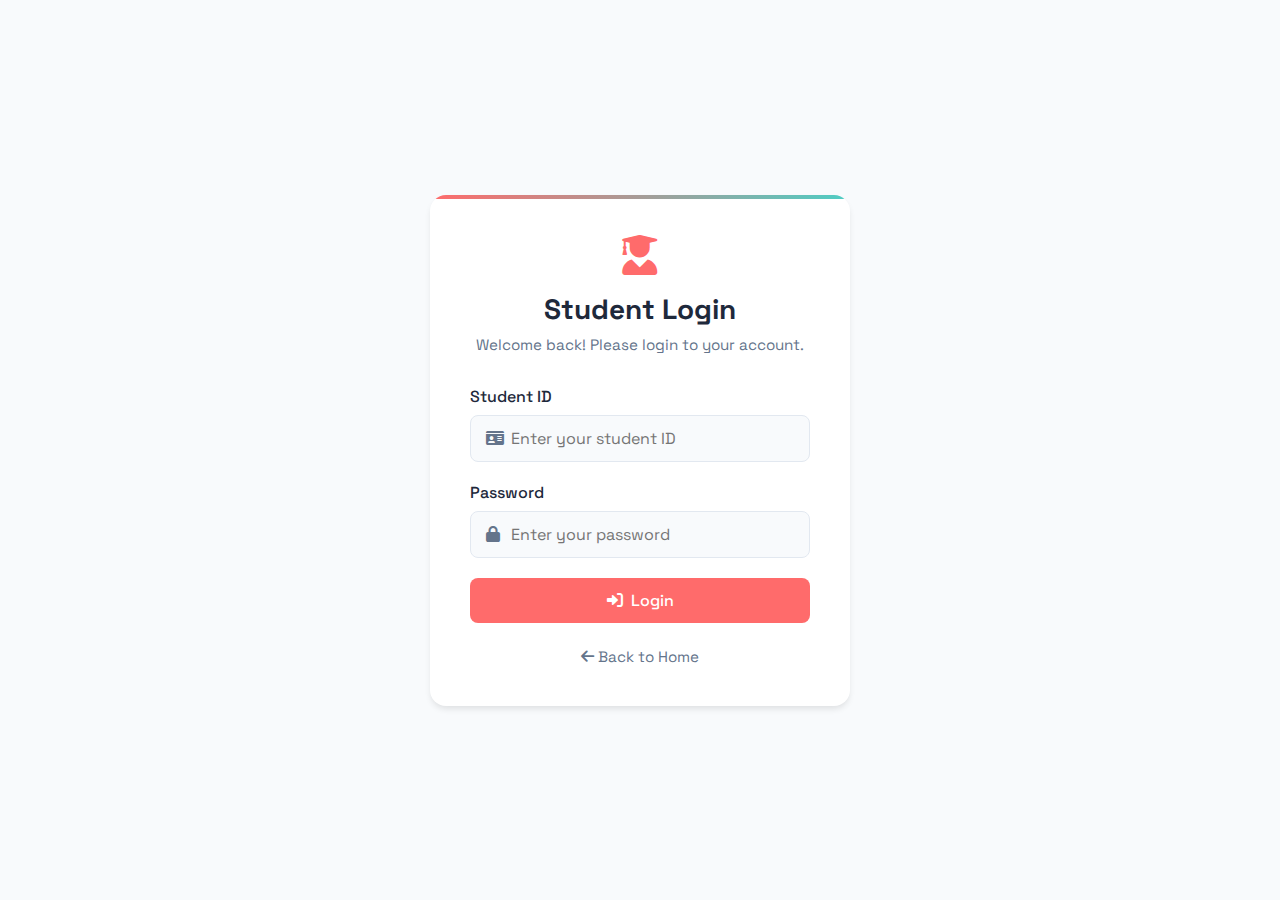
<file: student/exam.html>
<!DOCTYPE html>
<html lang="en">
<head>
    <meta charset="UTF-8">
    <meta name="viewport" content="width=device-width, initial-scale=1.0">
    <title>Taking Exam</title>
    <link href="https://fonts.googleapis.com/css2?family=Space+Grotesk:wght@400;500;600&display=swap" rel="stylesheet">
    <style>
        :root {
            --primary-color: #2563eb;
            --secondary-color: #1e40af;
            --background-color: #f8fafc;
            --text-color: #1e293b;
            --border-color: #e2e8f0;
        }

        * {
            margin: 0;
            padding: 0;
            box-sizing: border-box;
            font-family: 'Space Grotesk', sans-serif;
        }

        body {
            background-color: var(--background-color);
            color: var(--text-color);
            line-height: 1.6;
        }

        .container {
            max-width: 800px;
            margin: 0 auto;
            padding: 2rem;
        }

        .exam-header {
            display: flex;
            justify-content: space-between;
            align-items: center;
            margin-bottom: 2rem;
            padding-bottom: 1rem;
            border-bottom: 2px solid var(--border-color);
        }

        .exam-title {
            font-size: 1.5rem;
            font-weight: 600;
        }

        .timer {
            font-size: 1.25rem;
            font-weight: 500;
            color: var(--primary-color);
        }

        .question-container {
            background: white;
            border-radius: 0.5rem;
            padding: 2rem;
            box-shadow: 0 1px 3px rgba(0, 0, 0, 0.1);
            margin-bottom: 2rem;
        }

        .question-number {
            font-size: 1.125rem;
            font-weight: 500;
            margin-bottom: 1rem;
            color: var(--primary-color);
        }

        .question-text {
            font-size: 1.25rem;
            margin-bottom: 2rem;
        }

        .options {
            display: flex;
            flex-direction: column;
            gap: 1rem;
        }

        .option {
            display: flex;
            align-items: center;
            padding: 1rem;
            border: 2px solid var(--border-color);
            border-radius: 0.5rem;
            cursor: pointer;
            transition: all 0.2s ease;
        }

        .option:hover {
            border-color: var(--primary-color);
            background-color: #f1f5f9;
        }

        .option input[type="radio"] {
            margin-right: 1rem;
        }

        .option label {
            cursor: pointer;
            flex: 1;
        }

        .navigation {
            display: flex;
            justify-content: space-between;
            align-items: center;
            margin-top: 2rem;
        }

        .btn {
            padding: 0.75rem 1.5rem;
            border: none;
            border-radius: 0.5rem;
            font-size: 1rem;
            font-weight: 500;
            cursor: pointer;
            transition: all 0.2s ease;
        }

        .btn-primary {
            background-color: var(--primary-color);
            color: white;
        }

        .btn-primary:hover {
            background-color: var(--secondary-color);
        }

        .btn-secondary {
            background-color: #e2e8f0;
            color: var(--text-color);
        }

        .btn-secondary:hover {
            background-color: #cbd5e1;
        }

        .btn:disabled {
            opacity: 0.5;
            cursor: not-allowed;
        }

        .progress-bar {
            width: 100%;
            height: 0.5rem;
            background-color: var(--border-color);
            border-radius: 0.25rem;
            margin-top: 2rem;
            overflow: hidden;
        }

        .progress {
            height: 100%;
            background-color: var(--primary-color);
            transition: width 0.3s ease;
        }

        /* Responsive Design */
        @media (max-width: 768px) {
            .container {
                padding: 1rem;
            }

            .exam-header {
                flex-direction: column;
                gap: 1rem;
                align-items: flex-start;
                margin-bottom: 1.5rem;
            }

            .exam-title {
                font-size: 1.25rem;
            }

            .timer {
                font-size: 1.125rem;
            }

            .question-container {
                padding: 1.5rem;
                margin-bottom: 1.5rem;
            }

            .question-number {
                font-size: 1rem;
                margin-bottom: 0.75rem;
            }

            .question-text {
                font-size: 1.125rem;
                margin-bottom: 1.5rem;
            }

            .option {
                padding: 0.75rem;
            }

            .navigation {
                flex-direction: column;
                gap: 1rem;
            }

            .btn {
                width: 100%;
            }

            .progress-bar {
                margin-top: 1.5rem;
            }
        }

        /* Small Mobile Devices */
        @media (max-width: 480px) {
            .container {
                padding: 0.75rem;
            }

            .question-container {
                padding: 1rem;
            }

            .option {
                padding: 0.5rem;
            }

            .option input[type="radio"] {
                margin-right: 0.5rem;
            }
        }
    </style>
</head>
<body>
    <div class="container">
        <div class="exam-header">
            <h1 class="exam-title" id="examTitle">Exam Title</h1>
            <div class="timer" id="timer">00:00</div>
        </div>

        <div class="question-container">
            <div class="question-number" id="questionNumber">Question 1 of 10</div>
            <div class="question-text" id="questionText">Question text goes here</div>
            <div class="options" id="options">
                <!-- Options will be dynamically added here -->
            </div>
        </div>

        <div class="navigation">
            <button class="btn btn-secondary" id="prevBtn" onclick="loadQuestion(currentQuestionIndex - 1)">Previous</button>
            <button class="btn btn-primary" id="nextBtn" onclick="handleNext()">Next</button>
        </div>

        <div class="progress-bar">
            <div class="progress" id="progressBar"></div>
        </div>
    </div>

    <script>
        // =============================================
        // EXAM STATE MANAGEMENT
        // =============================================
        let currentQuestionIndex = 0;  // Track current question
        let timeRemaining = 0;         // Track remaining time
        let timerInterval;             // Timer interval reference
        let answers = [];              // Store student's answers
        let examData = null;           // Store current exam data

        // Initialize exam when page loads
        window.onload = initializeExam;

        // =============================================
        // Exam Initialization
        // =============================================
        function initializeExam() {
            // Load exam data from localStorage
            examData = JSON.parse(localStorage.getItem('currentExam'));
            if (!examData) {
                alert('No exam data found. Redirecting to dashboard...');
                window.location.href = 'dashboard.html';
                return;
            }

            // Set exam title in header
            document.getElementById('examTitle').textContent = examData.title;

            // Initialize timer (default 60 minutes if not specified)
            timeRemaining = examData.duration || 60 * 60;
            startTimer(timeRemaining);

            // Load first question
            loadQuestion(0);
        }

        // =============================================
        // Question Management
        // =============================================
        function loadQuestion(index) {
            // Validate exam data and question index
            if (!examData || !examData.questions) {
                console.error('No exam data or questions found');
                return;
            }

            const questions = examData.questions;
            if (index < 0 || index >= questions.length) {
                return;
            }

            // Update current question index
            currentQuestionIndex = index;
            const question = questions[index];

            // Update question display
            document.getElementById('questionNumber').textContent = `Question ${index + 1} of ${questions.length}`;
            document.getElementById('questionText').textContent = question.text;

            // Clear and rebuild options
            const optionsContainer = document.getElementById('options');
            optionsContainer.innerHTML = '';

            // Create option elements
            question.options.forEach((option, optionIndex) => {
                const optionDiv = document.createElement('div');
                optionDiv.className = 'option';
                
                const input = document.createElement('input');
                input.type = 'radio';
                input.name = 'question';
                input.id = `option${optionIndex}`;
                input.value = optionIndex;
                
                // Restore previous answer if exists
                if (answers[index] === optionIndex) {
                    input.checked = true;
                }

                const label = document.createElement('label');
                label.htmlFor = `option${optionIndex}`;
                label.textContent = option;

                optionDiv.appendChild(input);
                optionDiv.appendChild(label);
                optionsContainer.appendChild(optionDiv);
            });

            // Update navigation buttons
            document.getElementById('prevBtn').disabled = index === 0;
            document.getElementById('nextBtn').textContent = 
                index === questions.length - 1 ? 'Submit' : 'Next';

            // Update progress bar
            const progress = ((index + 1) / questions.length) * 100;
            document.getElementById('progressBar').style.width = `${progress}%`;
        }

        // =============================================
        // Navigation and Answer Management
        // =============================================
        function handleNext() {
            // Save current answer
            const selectedOption = document.querySelector('input[name="question"]:checked');
            if (selectedOption) {
                answers[currentQuestionIndex] = parseInt(selectedOption.value);
            }

            // Submit exam if last question, otherwise go to next
            if (currentQuestionIndex === examData.questions.length - 1) {
                submitExam();
            } else {
                loadQuestion(currentQuestionIndex + 1);
            }
        }

        // =============================================
        // Timer Management
        // =============================================
        function startTimer(duration) {
            const timerDisplay = document.getElementById('timer');
            
            function updateTimer() {
                // Calculate minutes and seconds
                const minutes = Math.floor(timeRemaining / 60);
                const seconds = timeRemaining % 60;
                timerDisplay.textContent = `${minutes.toString().padStart(2, '0')}:${seconds.toString().padStart(2, '0')}`;

                // Auto-submit when time runs out
                if (timeRemaining <= 0) {
                    clearInterval(timerInterval);
                    submitExam();
                }
                timeRemaining--;
            }

            // Start timer
            updateTimer();
            timerInterval = setInterval(updateTimer, 1000);
        }

        // =============================================
        // Exam Submission
        // =============================================
        function submitExam() {
            // Stop the timer
            clearInterval(timerInterval);

            // Calculate score
            let score = 0;
            examData.questions.forEach((question, index) => {
                if (answers[index] === question.correctAnswer) {
                    score++;
                }
            });

            // Calculate percentage score
            const scorePercentage = Math.round((score / examData.questions.length) * 100);

            // Get current student info
            const currentStudent = JSON.parse(localStorage.getItem('currentStudent'));

            // Create result object for admin panel
            const adminResult = {
                studentId: currentStudent.id,
                studentName: currentStudent.name,
                examId: examData.id,
                examTitle: examData.title,
                score: score,
                totalQuestions: examData.questions.length,
                date: new Date().toISOString()
            };

            // Save to admin results
            const adminResults = JSON.parse(localStorage.getItem('results') || '[]');
            adminResults.push(adminResult);
            localStorage.setItem('results', JSON.stringify(adminResults));
            
            console.log('Saved admin result:', adminResult);
            console.log('All admin results:', adminResults);

            // Create result object for student view
            const studentResult = {
                examId: examData.id,
                examTitle: examData.title,
                score: score,
                totalQuestions: examData.questions.length,
                date: new Date().toISOString()
            };

            // Store current result for display
            localStorage.setItem('currentResult', JSON.stringify(studentResult));

            // Save to student results
            const studentResults = JSON.parse(localStorage.getItem('studentResults') || '[]');
            studentResults.push(studentResult);
            localStorage.setItem('studentResults', JSON.stringify(studentResults));

            // Clear current exam
            localStorage.removeItem('currentExam');

            // Redirect to result page
            window.location.href = 'result.html';
        }
    </script>
</body>
</html>
</file>
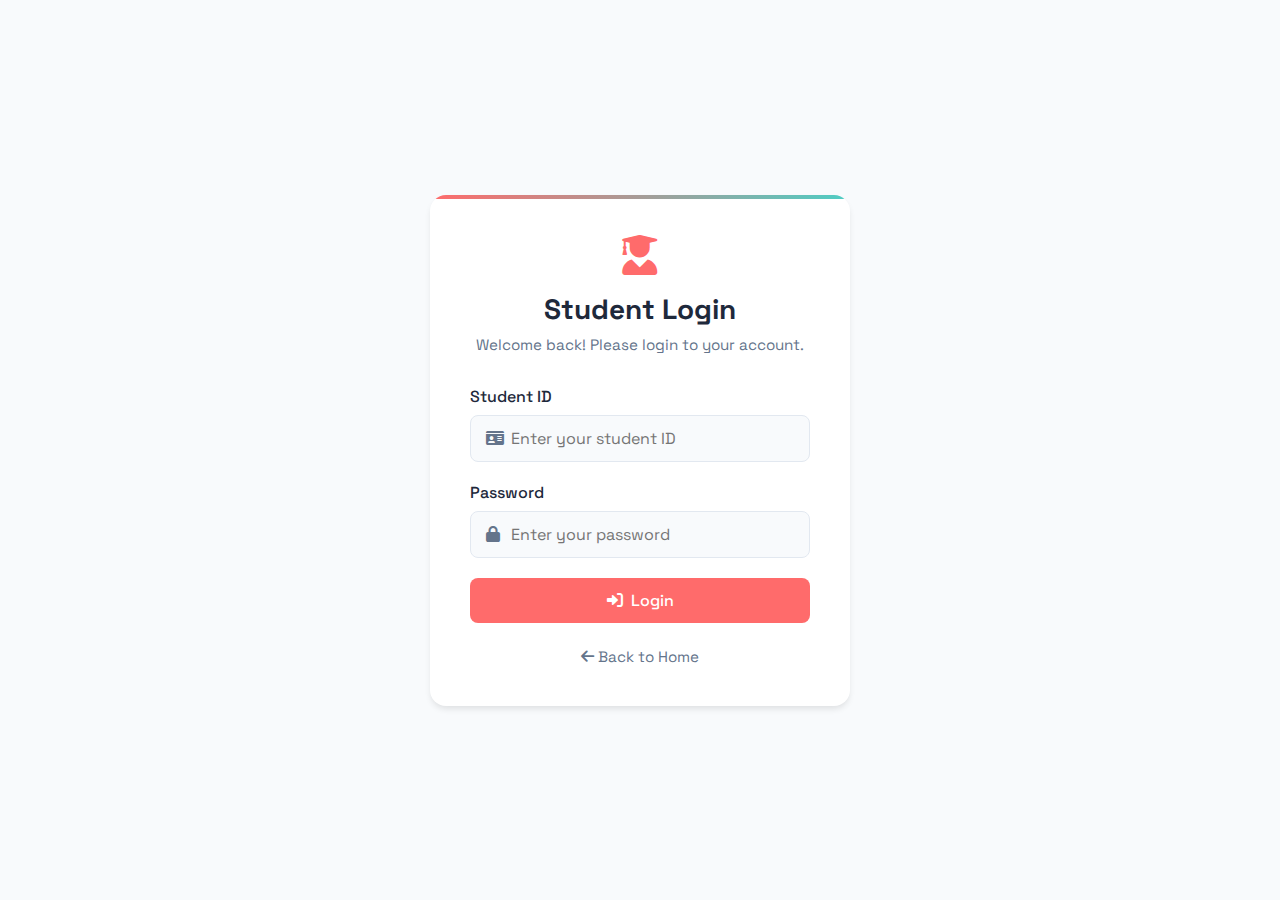
<file: student/login.html>
<!DOCTYPE html>
<html lang="en">
<head>
    <meta charset="UTF-8">
    <meta name="viewport" content="width=device-width, initial-scale=1.0">
    <title>Student Login - ExamPro</title>
    <!-- Font Awesome for icons -->
    <link rel="stylesheet" href="https://cdnjs.cloudflare.com/ajax/libs/font-awesome/6.0.0/css/all.min.css">
    <!-- Google Fonts - Space Grotesk for modern typography -->
    <link href="https://fonts.googleapis.com/css2?family=Space+Grotesk:wght@400;500;600;700&display=swap" rel="stylesheet">
    <style>
        /* CSS Variables for consistent theming */
        :root {
            --bg: #f8fafc;          /* Light background color */
            --text: #1e293b;         /* Dark text color */
            --accent: #ff6b6b;        /* Primary accent color (coral) */
            --secondary: #4ecdc4;     /* Secondary accent color (teal) */
            --border: #e2e8f0;        /* Border color */
            --error: #ef4444;         /* Error message color */
            --success: #22c55e;       /* Success message color */
            --card-bg: #ffffff;       /* Card background color */
        }

        /* Reset default styles */
        * {
            margin: 0;
            padding: 0;
            box-sizing: border-box;
            font-family: 'Space Grotesk', sans-serif;
        }

        /* Base body styles with centered content */
        body {
            background: var(--bg);
            color: var(--text);
            min-height: 100vh;
            display: flex;
            align-items: center;
            justify-content: center;
            padding: 1rem;
        }

        /* Login container with gradient accent bar */
        .login-container {
            background: var(--card-bg);
            border-radius: 16px;
            padding: 2.5rem;
            width: 100%;
            max-width: 420px;
            box-shadow: 0 4px 6px -1px rgba(0, 0, 0, 0.1);
            position: relative;
            overflow: hidden;
        }

        /* Gradient accent bar at the top of login container */
        .login-container::before {
            content: '';
            position: absolute;
            top: 0;
            left: 0;
            right: 0;
            height: 4px;
            background: linear-gradient(to right, var(--accent), var(--secondary));
        }

        /* Header section with icon and text */
        .login-header {
            text-align: center;
            margin-bottom: 2rem;
        }

        /* Student icon styling */
        .login-header i {
            font-size: 2.5rem;
            color: var(--accent);
            margin-bottom: 1rem;
        }

        /* Header title styling */
        .login-header h1 {
            font-size: 1.75rem;
            font-weight: 700;
            margin-bottom: 0.5rem;
        }

        /* Header subtitle styling */
        .login-header p {
            color: #64748b;
            font-size: 0.95rem;
        }

        /* Form group spacing */
        .form-group {
            margin-bottom: 1.25rem;
        }

        /* Label styling */
        .form-group label {
            display: block;
            margin-bottom: 0.5rem;
            font-weight: 500;
            color: var(--text);
        }

        /* Input group with icon */
        .input-group {
            position: relative;
        }

        /* Input icon positioning */
        .input-group i {
            position: absolute;
            left: 1rem;
            top: 50%;
            transform: translateY(-50%);
            color: #64748b;
        }

        /* Input field styling */
        .form-control {
            width: 100%;
            padding: 0.75rem 1rem 0.75rem 2.5rem;
            border: 1px solid var(--border);
            border-radius: 8px;
            font-size: 1rem;
            transition: all 0.2s;
            background: var(--bg);
        }

        /* Input field focus state */
        .form-control:focus {
            outline: none;
            border-color: var(--accent);
            box-shadow: 0 0 0 3px rgba(255, 107, 107, 0.1);
        }

        /* Button base styles */
        .btn {
            width: 100%;
            padding: 0.75rem 1.5rem;
            border: none;
            border-radius: 8px;
            font-size: 1rem;
            font-weight: 500;
            cursor: pointer;
            transition: all 0.2s;
            display: flex;
            align-items: center;
            justify-content: center;
            gap: 0.5rem;
        }

        /* Primary button styling */
        .btn-primary {
            background: var(--accent);
            color: white;
        }

        /* Primary button hover effect */
        .btn-primary:hover {
            background: #ff5252;
            transform: translateY(-1px);
        }

        /* Back to home link styling */
        .back-link {
            display: block;
            text-align: center;
            margin-top: 1.5rem;
            color: #64748b;
            text-decoration: none;
            font-size: 0.95rem;
            transition: color 0.2s;
        }

        /* Back link hover effect */
        .back-link:hover {
            color: var(--accent);
        }

        /* Error message styling */
        .error-message {
            background: #fee2e2;
            color: var(--error);
            padding: 0.75rem;
            border-radius: 8px;
            margin-bottom: 1rem;
            font-size: 0.95rem;
            display: none;
        }

        /* Mobile responsive adjustments */
        @media (max-width: 480px) {
            .login-container {
                padding: 2rem;
            }
        }
    </style>
</head>
<body>
    <!-- Main login container -->
    <div class="login-container">
        <!-- Header with icon and welcome message -->
        <div class="login-header">
            <i class="fas fa-user-graduate"></i>  <!-- Student graduate icon -->
            <h1>Student Login</h1>
            <p>Welcome back! Please login to your account.</p>
        </div>

        <!-- Error message container -->
        <div id="errorMessage" class="error-message"></div>

        <!-- Login form with validation -->
        <form id="loginForm" onsubmit="return handleLogin(event)">
            <!-- Student ID input field -->
            <div class="form-group">
                <label for="studentId">Student ID</label>
                <div class="input-group">
                    <i class="fas fa-id-card"></i>  <!-- ID card icon -->
                    <input type="text" class="form-control" id="studentId" placeholder="Enter your student ID" required>
                </div>
            </div>

            <!-- Password input field -->
            <div class="form-group">
                <label for="password">Password</label>
                <div class="input-group">
                    <i class="fas fa-lock"></i>  <!-- Lock icon -->
                    <input type="password" class="form-control" id="password" placeholder="Enter your password" required>
                </div>
            </div>

            <!-- Submit button with icon -->
            <button type="submit" class="btn btn-primary">
                <i class="fas fa-sign-in-alt"></i>  <!-- Sign in icon -->
                Login
            </button>
        </form>

        <!-- Back to home link -->
        <a href="../index.html" class="back-link">
            <i class="fas fa-arrow-left"></i>  <!-- Back arrow icon -->
            Back to Home
        </a>
    </div>

    <!-- JavaScript for form handling and authentication -->
    <script>
        // Handle login form submission
        function handleLogin(event) {
            event.preventDefault();
            
            // Get form input values
            const studentId = document.getElementById('studentId').value;
            const password = document.getElementById('password').value;
            
            // Get students from localStorage
            const students = JSON.parse(localStorage.getItem('students')) || [];
            
            // Find student with matching credentials
            const student = students.find(s => s.id === studentId && s.password === password);
            
            if (student) {
                // Store student info in localStorage
                localStorage.setItem('currentStudent', JSON.stringify(student));
                // Redirect to dashboard
                window.location.href = 'dashboard.html';
            } else {
                // Show error message
                const errorMessage = document.getElementById('errorMessage');
                errorMessage.textContent = 'Invalid student ID or password';
                errorMessage.style.display = 'block';
            }
            
            return false;
        }
    </script>
</body>
</html>
</file>
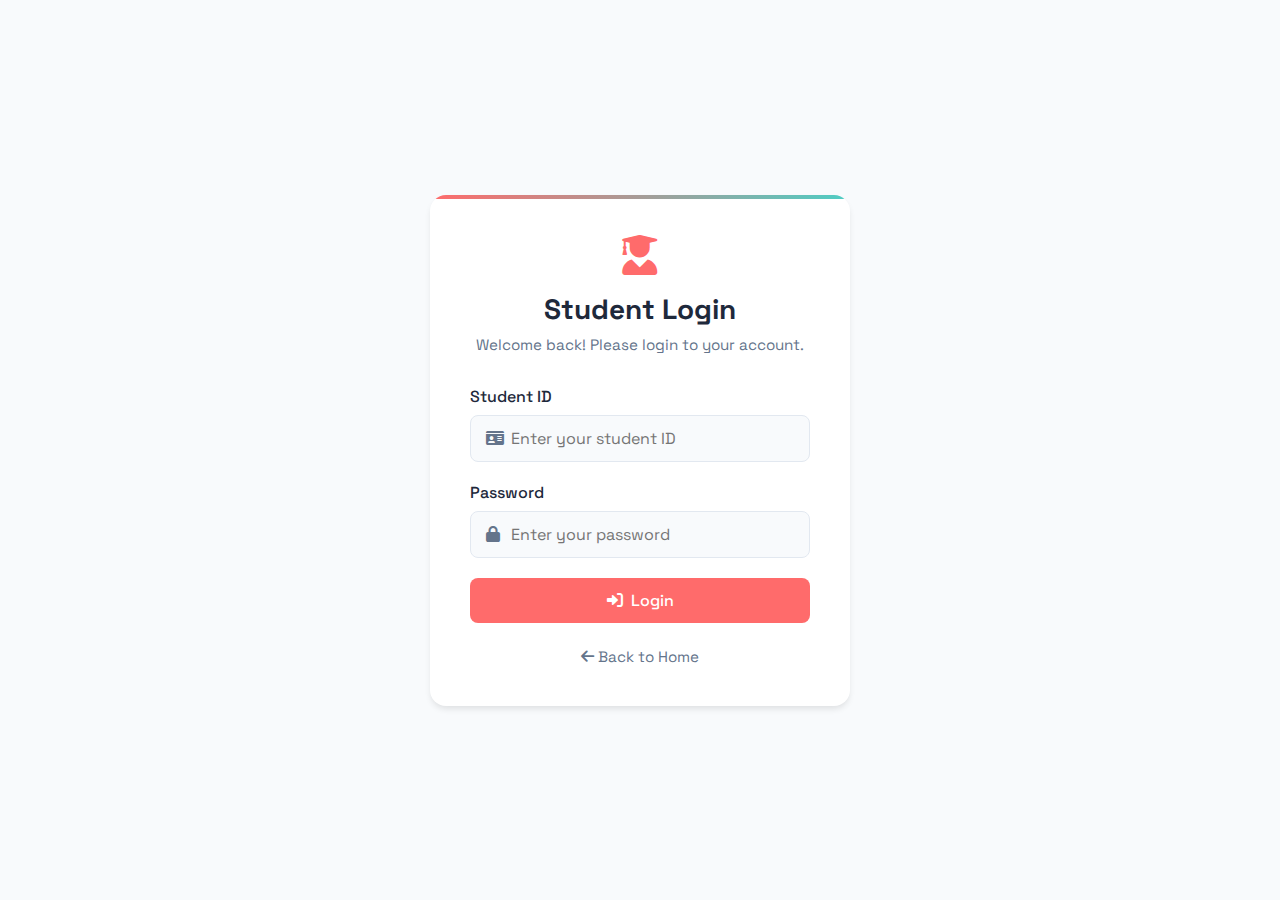
<file: student/result.html>
<!DOCTYPE html>
<html lang="en">
<head>
    <meta charset="UTF-8">
    <meta name="viewport" content="width=device-width, initial-scale=1.0">
    <title>Exam Result</title>
    <link href="https://fonts.googleapis.com/css2?family=Space+Grotesk:wght@400;500;600&display=swap" rel="stylesheet">
    <style>
        :root {
            --primary-color: #2563eb;
            --secondary-color: #1e40af;
            --background-color: #f8fafc;
            --text-color: #1e293b;
            --border-color: #e2e8f0;
            --success-color: #10b981;
            --warning-color: #f59e0b;
            --danger-color: #ef4444;
        }

        * {
            margin: 0;
            padding: 0;
            box-sizing: border-box;
            font-family: 'Space Grotesk', sans-serif;
        }

        body {
            background-color: var(--background-color);
            color: var(--text-color);
            line-height: 1.6;
        }

        .container {
            max-width: 800px;
            margin: 0 auto;
            padding: 2rem;
        }

        .result-card {
            background: white;
            border-radius: 0.5rem;
            padding: 2rem;
            box-shadow: 0 1px 3px rgba(0, 0, 0, 0.1);
            margin-bottom: 2rem;
        }

        .result-header {
            text-align: center;
            margin-bottom: 2rem;
        }

        .result-title {
            font-size: 1.5rem;
            font-weight: 600;
            margin-bottom: 0.5rem;
        }

        .score-display {
            font-size: 3rem;
            font-weight: 600;
            margin: 1rem 0;
        }

        .score-high {
            color: var(--success-color);
        }

        .score-medium {
            color: var(--warning-color);
        }

        .score-low {
            color: var(--danger-color);
        }

        .result-details {
            margin-top: 2rem;
        }

        .detail-item {
            display: flex;
            justify-content: space-between;
            padding: 1rem 0;
            border-bottom: 1px solid var(--border-color);
        }

        .detail-item:last-child {
            border-bottom: none;
        }

        .detail-label {
            color: var(--text-color);
            font-weight: 500;
        }

        .detail-value {
            color: var(--text-color);
        }

        .btn {
            display: inline-block;
            padding: 0.75rem 1.5rem;
            border: none;
            border-radius: 0.5rem;
            font-size: 1rem;
            font-weight: 500;
            cursor: pointer;
            transition: all 0.2s ease;
            text-decoration: none;
            text-align: center;
        }

        .btn-primary {
            background-color: var(--primary-color);
            color: white;
        }

        .btn-primary:hover {
            background-color: var(--secondary-color);
        }

        .actions {
            display: flex;
            justify-content: center;
            gap: 1rem;
            margin-top: 2rem;
        }

        /* Responsive Design */
        @media (max-width: 768px) {
            .container {
                padding: 1rem;
            }

            .result-card {
                padding: 1.5rem;
                margin-bottom: 1.5rem;
            }

            .result-header {
                margin-bottom: 1.5rem;
            }

            .result-title {
                font-size: 1.25rem;
            }

            .score-display {
                font-size: 2.5rem;
                margin: 0.75rem 0;
            }

            .result-details {
                margin-top: 1.5rem;
            }

            .detail-item {
                padding: 0.75rem 0;
            }

            .actions {
                flex-direction: column;
                gap: 0.75rem;
            }

            .btn {
                width: 100%;
            }
        }

        /* Small Mobile Devices */
        @media (max-width: 480px) {
            .container {
                padding: 0.75rem;
            }

            .result-card {
                padding: 1rem;
            }

            .score-display {
                font-size: 2rem;
            }

            .detail-item {
                flex-direction: column;
                gap: 0.5rem;
                text-align: center;
            }
        }
    </style>
</head>
<body>
    <div class="container">
        <div class="result-card">
            <div class="result-header">
                <h1 class="result-title" id="examTitle">Exam Result</h1>
                <div class="score-display" id="scoreDisplay">0%</div>
                <div id="resultStatus">Status</div>
            </div>

            <div class="result-details">
                <div class="detail-item">
                    <span class="detail-label">Total Questions</span>
                    <span class="detail-value" id="totalQuestions">0</span>
                </div>
                <div class="detail-item">
                    <span class="detail-label">Correct Answers</span>
                    <span class="detail-value" id="correctAnswers">0</span>
                </div>
                <div class="detail-item">
                    <span class="detail-label">Date Taken</span>
                    <span class="detail-value" id="dateTaken">-</span>
                </div>
            </div>

            <div class="actions">
                <a href="dashboard.html" class="btn btn-primary">Back to Dashboard</a>
            </div>
        </div>
    </div>

    <script>
        // Get the current result from localStorage
        const currentResult = JSON.parse(localStorage.getItem('currentResult'));
        if (!currentResult) {
            window.location.href = 'dashboard.html';
        }

        // Calculate percentage score
        const scorePercentage = Math.round((currentResult.score / currentResult.totalQuestions) * 100);

        // Update the UI with result details
        document.getElementById('examTitle').textContent = currentResult.examTitle;
        document.getElementById('scoreDisplay').textContent = `${scorePercentage}%`;
        document.getElementById('totalQuestions').textContent = currentResult.totalQuestions;
        document.getElementById('correctAnswers').textContent = currentResult.score;
        document.getElementById('dateTaken').textContent = new Date(currentResult.date).toLocaleDateString();

        // Set score color based on percentage
        const scoreDisplay = document.getElementById('scoreDisplay');
        const resultStatus = document.getElementById('resultStatus');
        
        if (scorePercentage >= 70) {
            scoreDisplay.classList.add('score-high');
            resultStatus.textContent = 'Excellent!';
        } else if (scorePercentage >= 50) {
            scoreDisplay.classList.add('score-medium');
            resultStatus.textContent = 'Good job!';
        } else {
            scoreDisplay.classList.add('score-low');
            resultStatus.textContent = 'Keep practicing!';
        }

        // Clear the current result from localStorage after displaying
        localStorage.removeItem('currentResult');
    </script>
</body>
</html>
</file>
